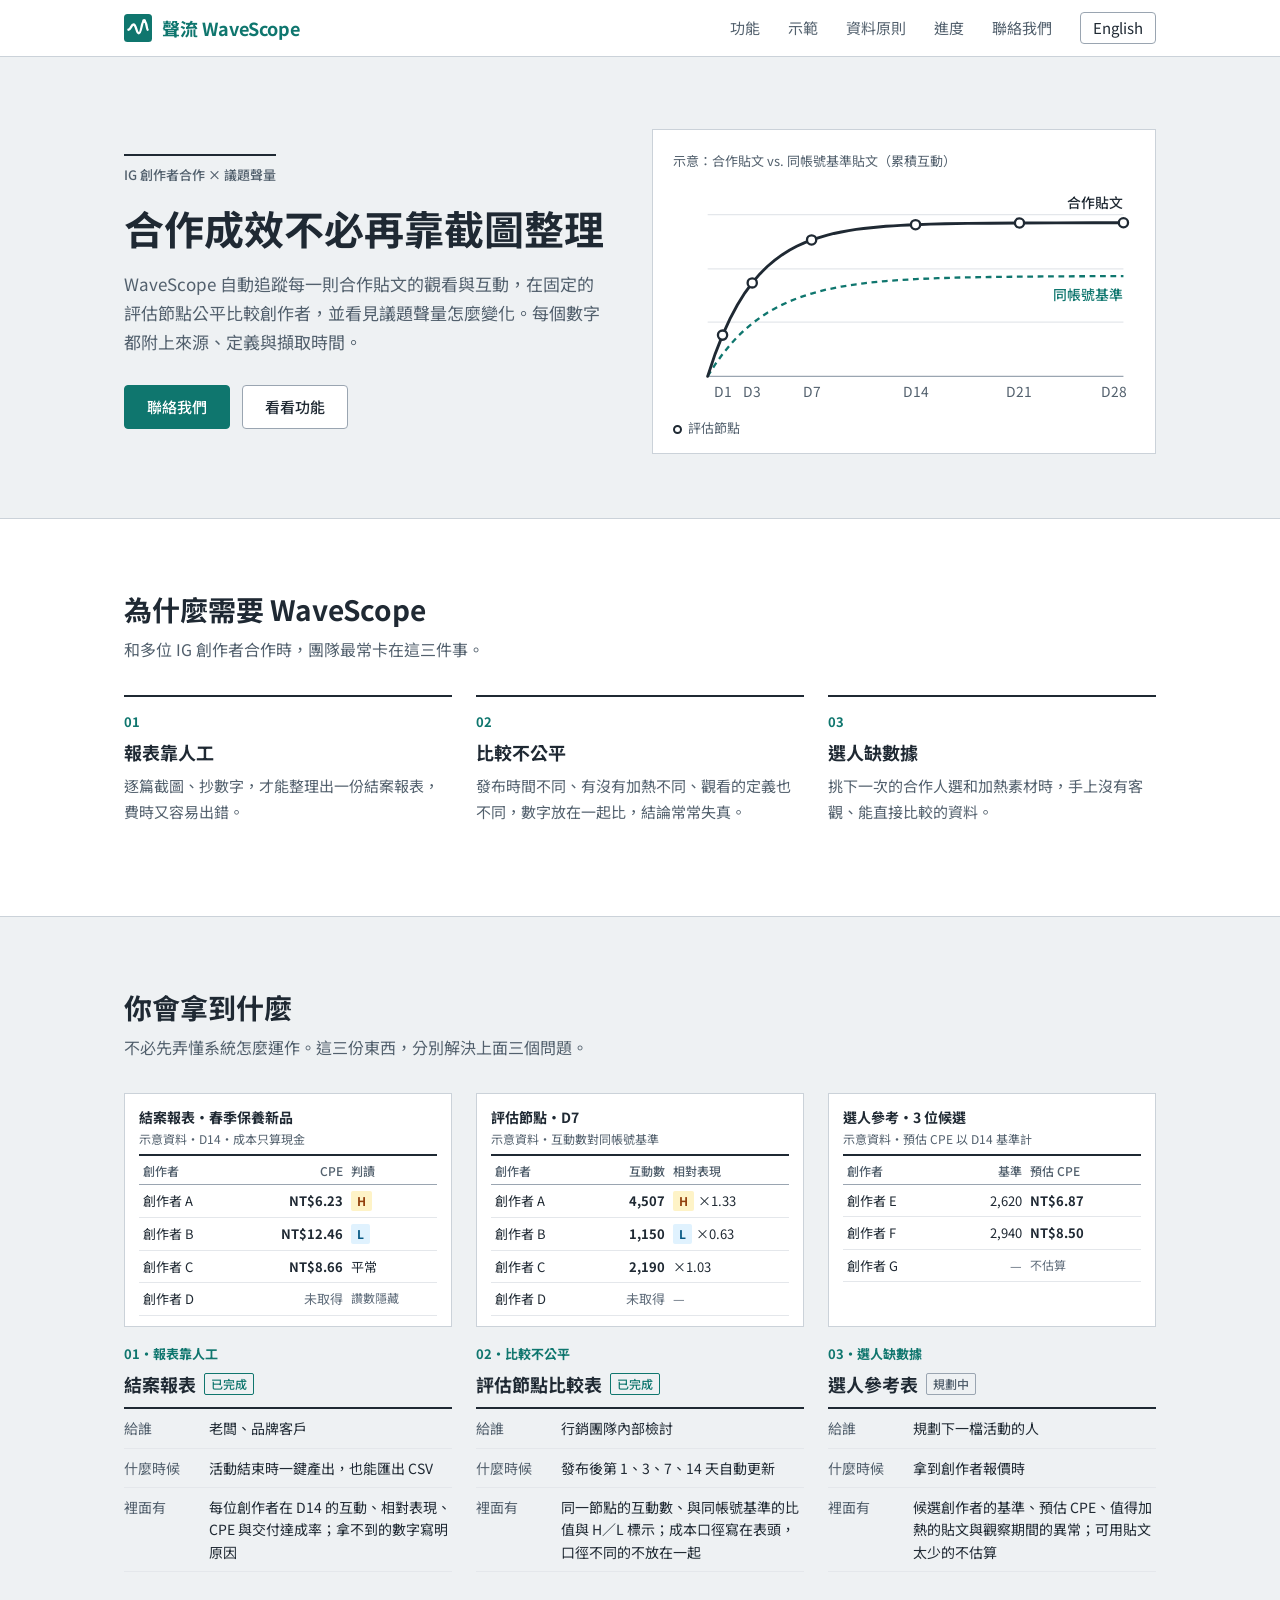
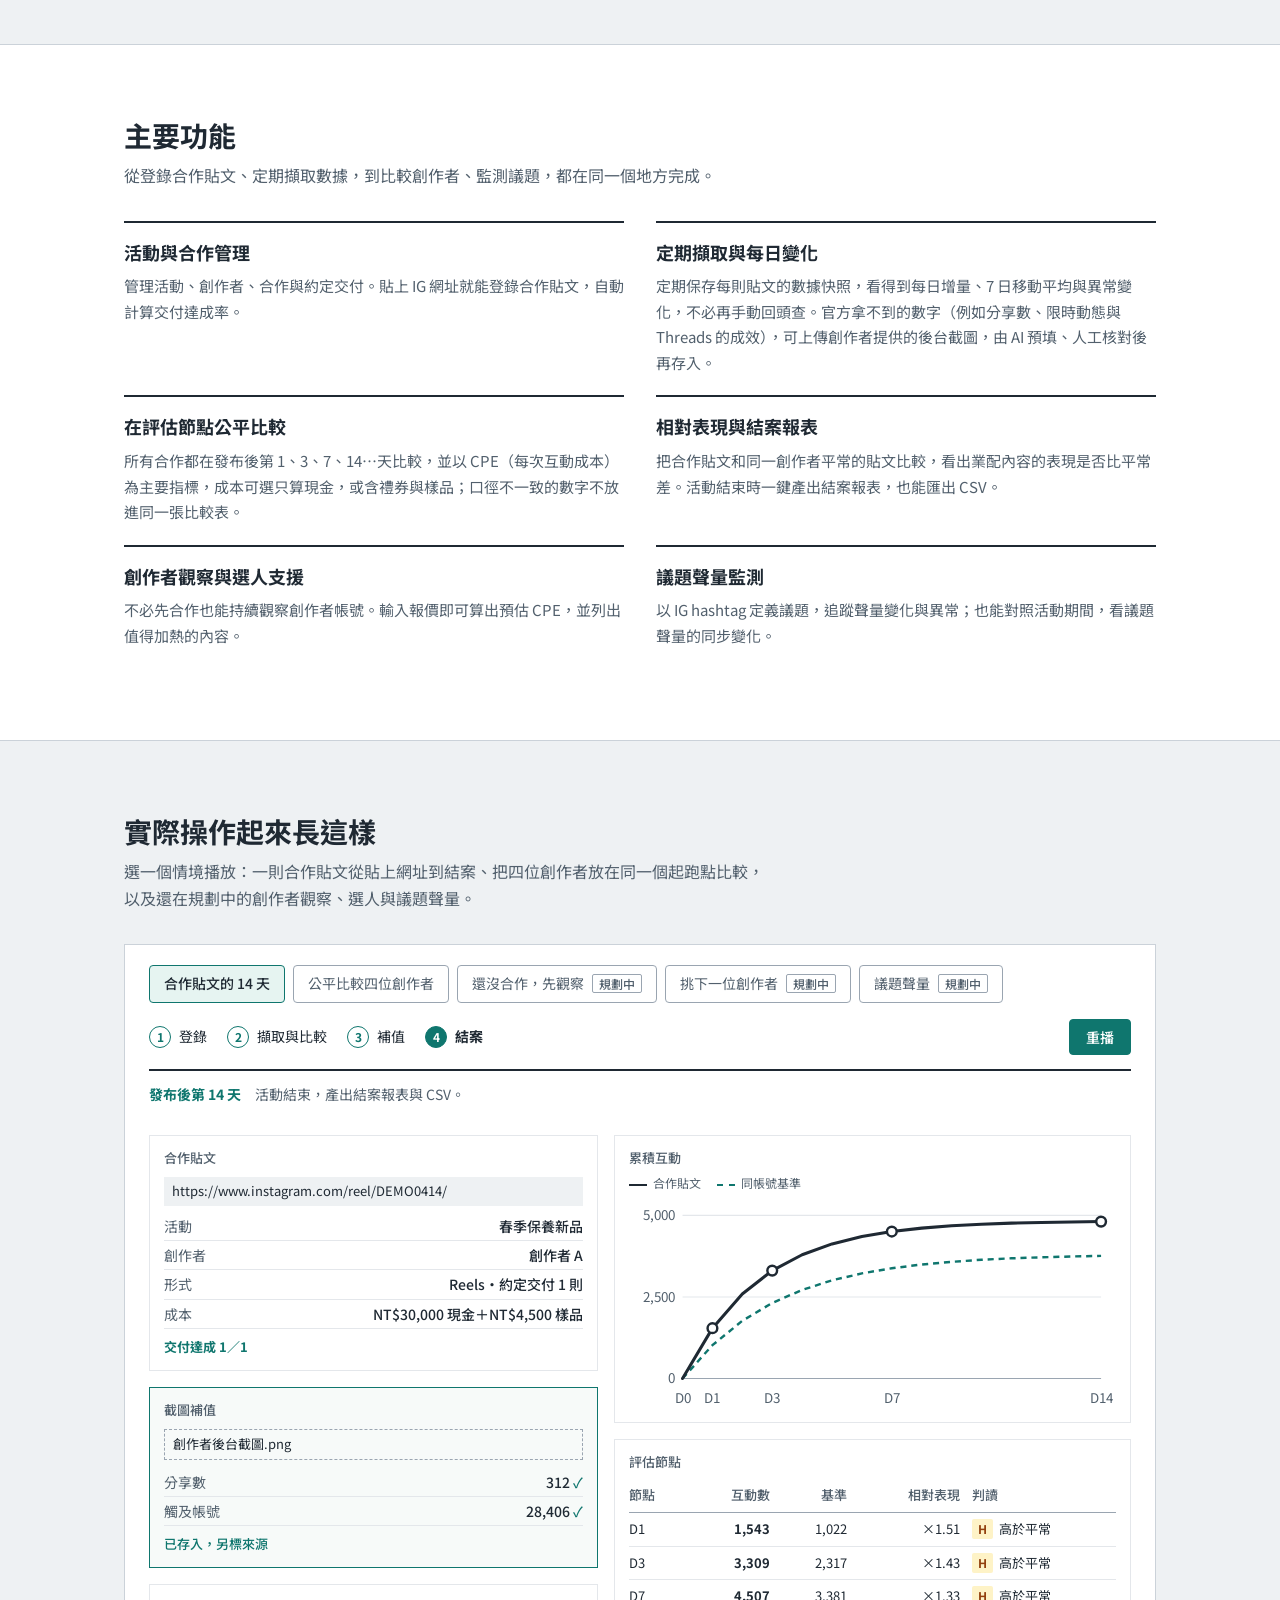
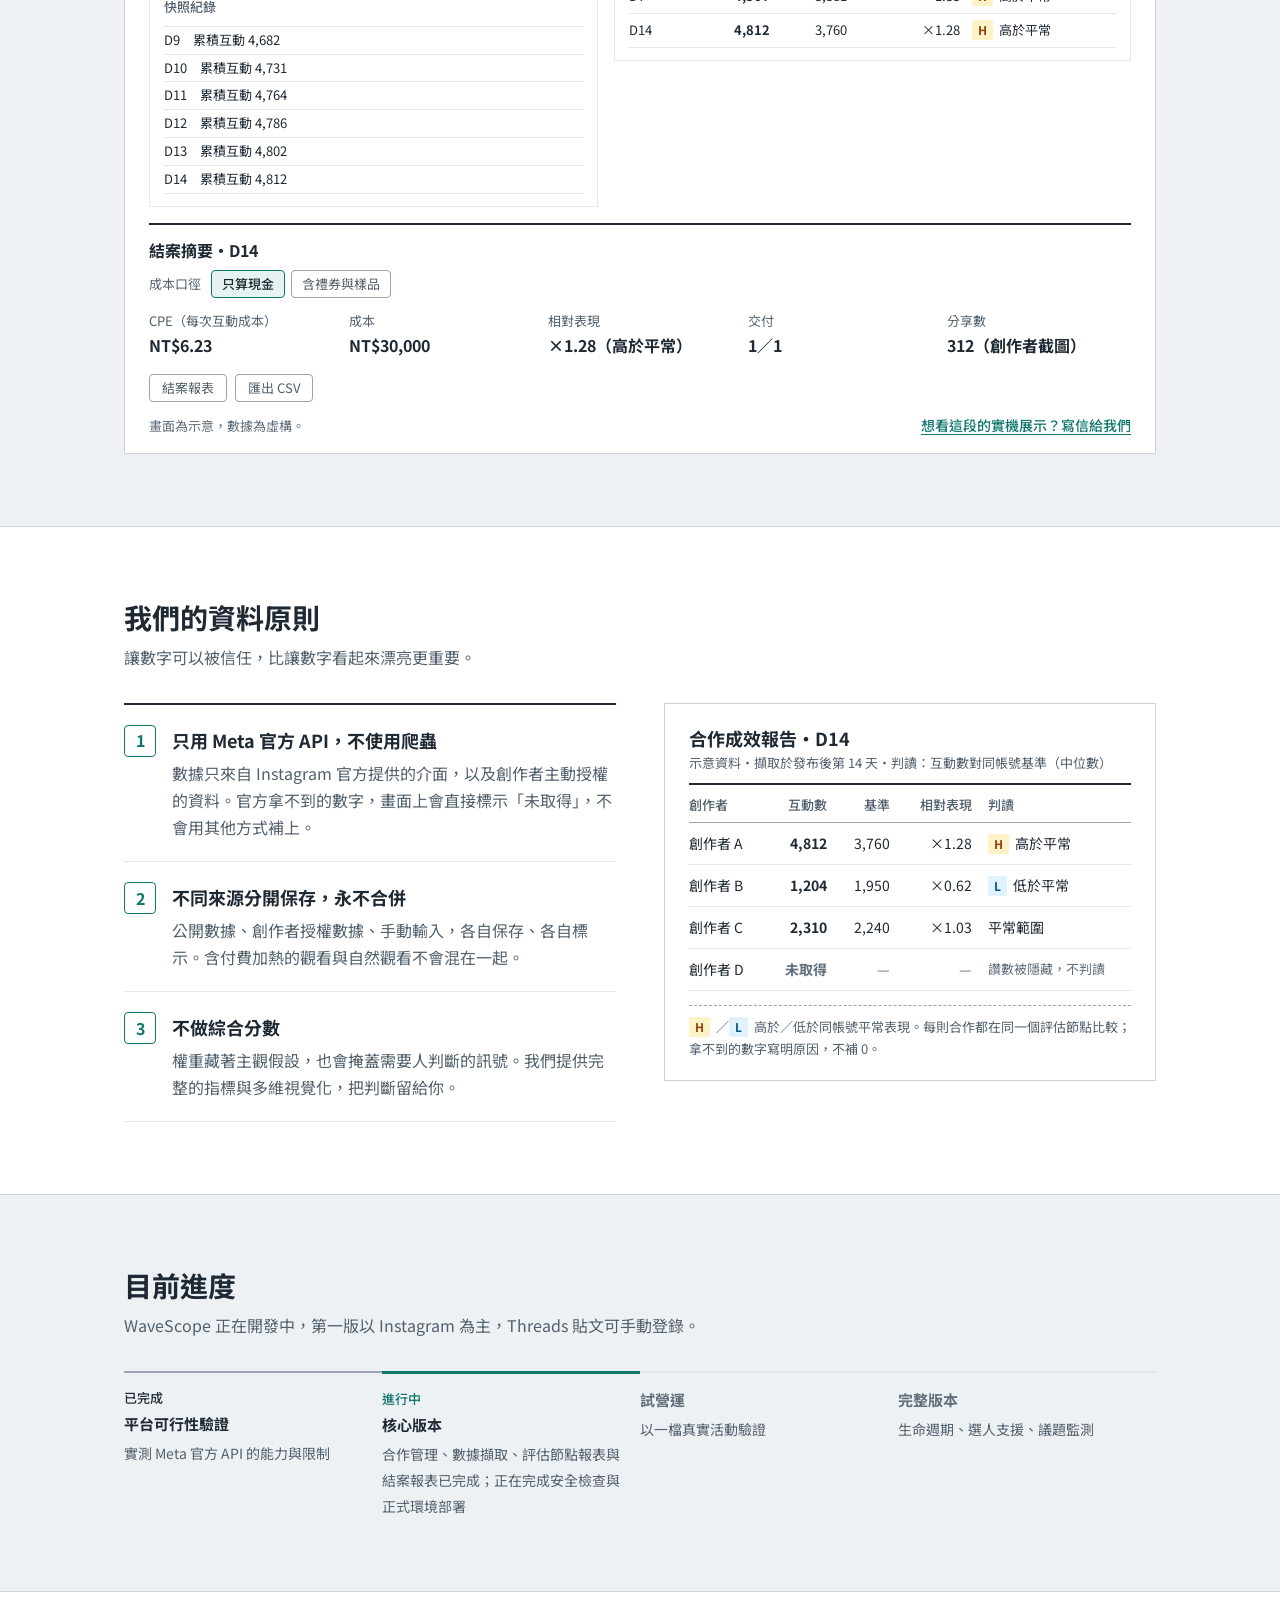
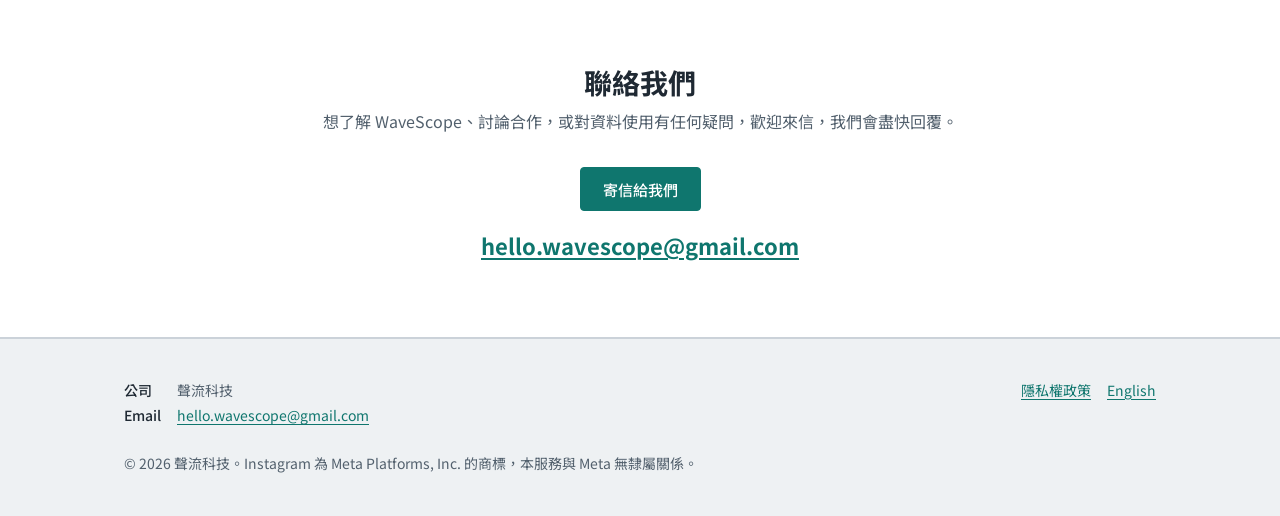
<file: index.html>
<!doctype html>
<html lang="zh-Hant-TW">
<head>
  <meta charset="utf-8">
  <meta name="viewport" content="width=device-width, initial-scale=1">
  <title>聲流 WaveScope｜IG 創作者合作成效與議題聲量監測</title>
  <meta name="description" content="WaveScope 用 Meta 官方 API 追蹤 IG 創作者合作貼文的成效、觀察創作者帳號，並監測議題聲量，取代人工截圖整理結案報表。">
  <link rel="alternate" hreflang="zh-Hant-TW" href="./">
  <link rel="alternate" hreflang="en" href="./en/">
  <link rel="icon" href="assets/logo.svg" type="image/svg+xml">
  <link rel="preconnect" href="https://fonts.googleapis.com">
  <link rel="preconnect" href="https://fonts.gstatic.com" crossorigin>
  <link href="https://fonts.googleapis.com/css2?family=Noto+Sans+TC:wght@400;500;700&display=swap" rel="stylesheet">
  <link rel="stylesheet" href="assets/style.css">
</head>
<body>
  <header class="site-header">
    <div class="wrap">
      <a class="brand" href="./">
        <img src="assets/logo.svg" alt="" width="28" height="28">
        聲流 WaveScope
      </a>
      <nav class="nav" aria-label="主選單">
        <a href="#features">功能</a>
        <a href="#demo">示範</a>
        <a href="#principles">資料原則</a>
        <a href="#status">進度</a>
        <a href="#contact">聯絡我們</a>
        <a class="lang" href="./en/" hreflang="en" lang="en">English</a>
      </nav>
    </div>
  </header>

  <main>
    <section class="hero">
      <div class="wrap">
        <div>
          <span class="eyebrow">IG 創作者合作 × 議題聲量</span>
          <h1>合作成效不必再靠截圖整理</h1>
          <p class="lead">WaveScope 自動追蹤每一則合作貼文的觀看與互動，在固定的評估節點公平比較創作者，並看見議題聲量怎麼變化。每個數字都附上來源、定義與擷取時間。</p>
          <a class="btn" href="#contact">聯絡我們</a>
          <a class="btn ghost" href="#features">看看功能</a>
        </div>
        <figure class="trend" aria-label="示意圖：合作貼文的累積互動高於同帳號基準貼文，並標出 D1 到 D28 的評估節點">
          <div class="label">示意：合作貼文 vs. 同帳號基準貼文（累積互動）</div>
          <svg viewBox="0 0 400 200" role="img" aria-hidden="true">
            <g class="grid" stroke-width="1">
              <line x1="30" y1="170" x2="390" y2="170" class="baseline"/>
              <line x1="30" y1="123" x2="390" y2="123"/>
              <line x1="30" y1="77" x2="390" y2="77"/>
              <line x1="30" y1="30" x2="390" y2="30"/>
            </g>
            <path class="base" fill="none" stroke-width="2" d="M30.0,170.0 L36.4,159.8 L42.9,150.8 L49.3,142.9 L55.7,135.8 L62.1,129.7 L68.6,124.2 L75.0,119.4 L81.4,115.1 L87.9,111.4 L94.3,108.1 L100.7,105.1 L107.1,102.6 L113.6,100.3 L120.0,98.3 L126.4,96.5 L132.9,94.9 L139.3,93.6 L145.7,92.3 L152.1,91.3 L158.6,90.3 L165.0,89.5 L171.4,88.7 L184.3,87.5 L197.1,86.6 L210.0,85.8 L229.3,85.0 L248.6,84.4 L274.3,84.0 L300.0,83.7 L332.1,83.4 L364.3,83.3 L390.0,83.3"/>
            <path class="curve" fill="none" stroke-width="2.5" stroke-linecap="round" d="M30.0,170.0 L36.4,150.8 L42.9,134.3 L49.3,120.2 L55.7,108.2 L62.1,97.9 L68.6,89.1 L75.0,81.5 L81.4,75.1 L87.9,69.6 L94.3,64.9 L100.7,60.8 L107.1,57.4 L113.6,54.4 L120.0,51.9 L126.4,49.8 L132.9,47.9 L139.3,46.3 L145.7,45.0 L152.1,43.8 L158.6,42.8 L165.0,42.0 L171.4,41.3 L177.9,40.7 L184.3,40.1 L190.7,39.7 L197.1,39.3 L203.6,39.0 L210.0,38.7 L222.9,38.2 L235.7,37.9 L255.0,37.6 L274.3,37.4 L300.0,37.2 L332.1,37.1 L364.3,37.0 L390.0,37.0"/>
            <g>
              <circle class="node" cx="42.9" cy="134.3" r="4"/>
              <circle class="node" cx="68.6" cy="89.1" r="4"/>
              <circle class="node" cx="120.0" cy="51.9" r="4"/>
              <circle class="node" cx="210.0" cy="38.7" r="4"/>
              <circle class="node" cx="300.0" cy="37.2" r="4"/>
              <circle class="node" cx="390.0" cy="37.0" r="4"/>
            </g>
            <text class="tag post" x="390" y="24" text-anchor="end">合作貼文</text>
            <text class="tag base" x="390" y="104" text-anchor="end">同帳號基準</text>
            <g class="axis" text-anchor="middle">
              <text x="42.9" y="188">D1</text>
              <text x="68.6" y="188">D3</text>
              <text x="120" y="188">D7</text>
              <text x="210" y="188">D14</text>
              <text x="300" y="188">D21</text>
              <text x="382" y="188">D28</text>
            </g>
          </svg>
          <figcaption class="legend"><span><i class="dot"></i>評估節點</span></figcaption>
        </figure>
      </div>
    </section>

    <section class="alt" id="problem">
      <div class="wrap">
        <h2>為什麼需要 WaveScope</h2>
        <p class="section-lead">和多位 IG 創作者合作時，團隊最常卡在這三件事。</p>
        <div class="grid-3">
          <div class="card">
            <span class="num">01</span>
            <h3>報表靠人工</h3>
            <p>逐篇截圖、抄數字，才能整理出一份結案報表，費時又容易出錯。</p>
          </div>
          <div class="card">
            <span class="num">02</span>
            <h3>比較不公平</h3>
            <p>發布時間不同、有沒有加熱不同、觀看的定義也不同，數字放在一起比，結論常常失真。</p>
          </div>
          <div class="card">
            <span class="num">03</span>
            <h3>選人缺數據</h3>
            <p>挑下一次的合作人選和加熱素材時，手上沒有客觀、能直接比較的資料。</p>
          </div>
        </div>
      </div>
    </section>

    <section id="deliverables">
      <div class="wrap">
        <h2>你會拿到什麼</h2>
        <p class="section-lead">不必先弄懂系統怎麼運作。這三份東西，分別解決上面三個問題。</p>
        <div class="grid-3 deliverables">
          <div class="deliv">
            <figure class="report mini" aria-label="示意結案報表：四位創作者在 D14 的 CPE 與判讀">
              <div class="report-head">
                <div class="title">結案報表・春季保養新品</div>
                <div class="sub">示意資料・D14・成本只算現金</div>
              </div>
              <table>
                <thead><tr><th scope="col">創作者</th><th scope="col">CPE</th><th scope="col">判讀</th></tr></thead>
                <tbody>
                  <tr><td>創作者 A</td><td class="val">NT$6.23</td><td><span class="flag h">H</span></td></tr>
                  <tr><td>創作者 B</td><td class="val">NT$12.46</td><td><span class="flag l">L</span></td></tr>
                  <tr><td>創作者 C</td><td class="val">NT$8.66</td><td>平常</td></tr>
                  <tr><td>創作者 D</td><td class="na">未取得</td><td class="reason">讚數隱藏</td></tr>
                </tbody>
              </table>
            </figure>
            <div class="deliv-body">
              <span class="num">01・報表靠人工</span>
              <h3>結案報表 <span class="state">已完成</span></h3>
              <dl>
                <div><dt>給誰</dt><dd>老闆、品牌客戶</dd></div>
                <div><dt>什麼時候</dt><dd>活動結束時一鍵產出，也能匯出 CSV</dd></div>
                <div><dt>裡面有</dt><dd>每位創作者在 D14 的互動、相對表現、CPE 與交付達成率；拿不到的數字寫明原因</dd></div>
              </dl>
            </div>
          </div>
          <div class="deliv">
            <figure class="report mini" aria-label="示意比較表：四位創作者在 D7 的互動數與相對表現">
              <div class="report-head">
                <div class="title">評估節點・D7</div>
                <div class="sub">示意資料・互動數對同帳號基準</div>
              </div>
              <table>
                <thead><tr><th scope="col">創作者</th><th scope="col">互動數</th><th scope="col">相對表現</th></tr></thead>
                <tbody>
                  <tr><td>創作者 A</td><td class="val">4,507</td><td><span class="flag h">H</span>×1.33</td></tr>
                  <tr><td>創作者 B</td><td class="val">1,150</td><td><span class="flag l">L</span>×0.63</td></tr>
                  <tr><td>創作者 C</td><td class="val">2,190</td><td>×1.03</td></tr>
                  <tr><td>創作者 D</td><td class="na">未取得</td><td class="na">—</td></tr>
                </tbody>
              </table>
            </figure>
            <div class="deliv-body">
              <span class="num">02・比較不公平</span>
              <h3>評估節點比較表 <span class="state">已完成</span></h3>
              <dl>
                <div><dt>給誰</dt><dd>行銷團隊內部檢討</dd></div>
                <div><dt>什麼時候</dt><dd>發布後第 1、3、7、14 天自動更新</dd></div>
                <div><dt>裡面有</dt><dd>同一節點的互動數、與同帳號基準的比值與 H／L 標示；成本口徑寫在表頭，口徑不同的不放在一起</dd></div>
              </dl>
            </div>
          </div>
          <div class="deliv">
            <figure class="report mini" aria-label="示意選人參考表：三位候選創作者的基準與預估 CPE">
              <div class="report-head">
                <div class="title">選人參考・3 位候選</div>
                <div class="sub">示意資料・預估 CPE 以 D14 基準計</div>
              </div>
              <table>
                <thead><tr><th scope="col">創作者</th><th scope="col">基準</th><th scope="col">預估 CPE</th></tr></thead>
                <tbody>
                  <tr><td>創作者 E</td><td>2,620</td><td class="val">NT$6.87</td></tr>
                  <tr><td>創作者 F</td><td>2,940</td><td class="val">NT$8.50</td></tr>
                  <tr><td>創作者 G</td><td class="na">—</td><td class="reason">不估算</td></tr>
                </tbody>
              </table>
            </figure>
            <div class="deliv-body">
              <span class="num">03・選人缺數據</span>
              <h3>選人參考表 <span class="state planned">規劃中</span></h3>
              <dl>
                <div><dt>給誰</dt><dd>規劃下一檔活動的人</dd></div>
                <div><dt>什麼時候</dt><dd>拿到創作者報價時</dd></div>
                <div><dt>裡面有</dt><dd>候選創作者的基準、預估 CPE、值得加熱的貼文與觀察期間的異常；可用貼文太少的不估算</dd></div>
              </dl>
            </div>
          </div>
        </div>
      </div>
    </section>

    <section class="alt" id="features">
      <div class="wrap">
        <h2>主要功能</h2>
        <p class="section-lead">從登錄合作貼文、定期擷取數據，到比較創作者、監測議題，都在同一個地方完成。</p>
        <div class="grid-2">
          <div class="card">
            <h3>活動與合作管理</h3>
            <p>管理活動、創作者、合作與約定交付。貼上 IG 網址就能登錄合作貼文，自動計算交付達成率。</p>
          </div>
          <div class="card">
            <h3>定期擷取與每日變化</h3>
            <p>定期保存每則貼文的數據快照，看得到每日增量、7 日移動平均與異常變化，不必再手動回頭查。官方拿不到的數字（例如分享數、限時動態與 Threads 的成效），可上傳創作者提供的後台截圖，由 AI 預填、人工核對後再存入。</p>
          </div>
          <div class="card">
            <h3>在評估節點公平比較</h3>
            <p>所有合作都在發布後第 1、3、7、14…天比較，並以 CPE（每次互動成本）為主要指標，成本可選只算現金，或含禮券與樣品；口徑不一致的數字不放進同一張比較表。</p>
          </div>
          <div class="card">
            <h3>相對表現與結案報表</h3>
            <p>把合作貼文和同一創作者平常的貼文比較，看出業配內容的表現是否比平常差。活動結束時一鍵產出結案報表，也能匯出 CSV。</p>
          </div>
          <div class="card">
            <h3>創作者觀察與選人支援</h3>
            <p>不必先合作也能持續觀察創作者帳號。輸入報價即可算出預估 CPE，並列出值得加熱的內容。</p>
          </div>
          <div class="card">
            <h3>議題聲量監測</h3>
            <p>以 IG hashtag 定義議題，追蹤聲量變化與異常；也能對照活動期間，看議題聲量的同步變化。</p>
          </div>
        </div>
      </div>
    </section>

    <section id="demo">
      <div class="wrap">
        <h2>實際操作起來長這樣</h2>
        <p class="section-lead">選一個情境播放：一則合作貼文從貼上網址到結案、把四位創作者放在同一個起跑點比較，以及還在規劃中的創作者觀察、選人與議題聲量。</p>
        <div class="demo" id="wsDemo" role="region" aria-label="合作貼文生命週期示範">
          <noscript><p class="demo-note">這段示範需要啟用 JavaScript。</p></noscript>
        </div>
      </div>
    </section>

    <section class="alt" id="principles">
      <div class="wrap">
        <h2>我們的資料原則</h2>
        <p class="section-lead">讓數字可以被信任，比讓數字看起來漂亮更重要。</p>
        <div class="principles-layout">
          <ul class="principles">
            <li>
              <span class="icon" aria-hidden="true">1</span>
              <div>
                <h3>只用 Meta 官方 API，不使用爬蟲</h3>
                <p>數據只來自 Instagram 官方提供的介面，以及創作者主動授權的資料。官方拿不到的數字，畫面上會直接標示「未取得」，不會用其他方式補上。</p>
              </div>
            </li>
            <li>
              <span class="icon" aria-hidden="true">2</span>
              <div>
                <h3>不同來源分開保存，永不合併</h3>
                <p>公開數據、創作者授權數據、手動輸入，各自保存、各自標示。含付費加熱的觀看與自然觀看不會混在一起。</p>
              </div>
            </li>
            <li>
              <span class="icon" aria-hidden="true">3</span>
              <div>
                <h3>不做綜合分數</h3>
                <p>權重藏著主觀假設，也會掩蓋需要人判斷的訊號。我們提供完整的指標與多維視覺化，把判斷留給你。</p>
              </div>
            </li>
          </ul>
          <figure class="report" aria-label="示意報告單：四位創作者的合作貼文在 D14 的互動數，與同帳號基準比較後的判讀">
            <div class="report-head">
              <div class="title">合作成效報告・D14</div>
              <div class="sub">示意資料・擷取於發布後第 14 天・判讀：互動數對同帳號基準（中位數）</div>
            </div>
            <table>
              <thead>
                <tr><th scope="col">創作者</th><th scope="col">互動數</th><th scope="col" class="col-base">基準</th><th scope="col">相對表現</th><th scope="col">判讀</th></tr>
              </thead>
              <tbody>
                <tr><td>創作者 A</td><td class="val">4,812</td><td class="col-base">3,760</td><td>×1.28</td><td><span class="flag h">H</span><span class="flag-text">高於平常</span></td></tr>
                <tr><td>創作者 B</td><td class="val">1,204</td><td class="col-base">1,950</td><td>×0.62</td><td><span class="flag l">L</span><span class="flag-text">低於平常</span></td></tr>
                <tr><td>創作者 C</td><td class="val">2,310</td><td class="col-base">2,240</td><td>×1.03</td><td>平常範圍</td></tr>
                <tr><td>創作者 D</td><td class="val na">未取得</td><td class="col-base na">—</td><td class="na">—</td><td class="reason">讚數被隱藏，不判讀</td></tr>
              </tbody>
            </table>
            <figcaption><span class="flag h">H</span>／<span class="flag l">L</span>高於／低於同帳號平常表現。每則合作都在同一個評估節點比較；拿不到的數字寫明原因，不補 0。</figcaption>
          </figure>
        </div>
      </div>
    </section>

    <section id="status">
      <div class="wrap">
        <h2>目前進度</h2>
        <p class="section-lead">WaveScope 正在開發中，第一版以 Instagram 為主，Threads 貼文可手動登錄。</p>
        <ol class="status">
          <li class="done"><em>已完成</em><strong>平台可行性驗證</strong><span>實測 Meta 官方 API 的能力與限制</span></li>
          <li class="now"><em>進行中</em><strong>核心版本</strong><span>合作管理、數據擷取、評估節點報表與結案報表已完成；正在完成安全檢查與正式環境部署</span></li>
          <li><strong>試營運</strong><span>以一檔真實活動驗證</span></li>
          <li><strong>完整版本</strong><span>生命週期、選人支援、議題監測</span></li>
        </ol>
      </div>
    </section>

    <section class="alt contact" id="contact">
      <div class="wrap">
        <h2>聯絡我們</h2>
        <p class="section-lead">想了解 WaveScope、討論合作，或對資料使用有任何疑問，歡迎來信，我們會盡快回覆。</p>
        <a class="btn" href="mailto:hello.wavescope@gmail.com?subject=%E8%A9%A2%E5%95%8F%20WaveScope">寄信給我們</a>
        <div><a class="email" href="mailto:hello.wavescope@gmail.com">hello.wavescope@gmail.com</a></div>
      </div>
    </section>
  </main>

  <footer class="site-footer">
    <div class="wrap">
      <dl>
        <dt>公司</dt><dd>聲流科技</dd>
        <dt>Email</dt><dd><a href="mailto:hello.wavescope@gmail.com">hello.wavescope@gmail.com</a></dd>
      </dl>
      <nav aria-label="頁尾">
        <a href="privacy.html">隱私權政策</a>
        <a href="./en/" hreflang="en" lang="en">English</a>
      </nav>
    </div>
    <div class="wrap" style="margin-top:24px">© 2026 聲流科技。Instagram 為 Meta Platforms, Inc. 的商標，本服務與 Meta 無隸屬關係。</div>
  </footer>
  <script src="assets/demo-data.js"></script>
  <script src="assets/demo.js"></script>
</body>
</html>
</file>
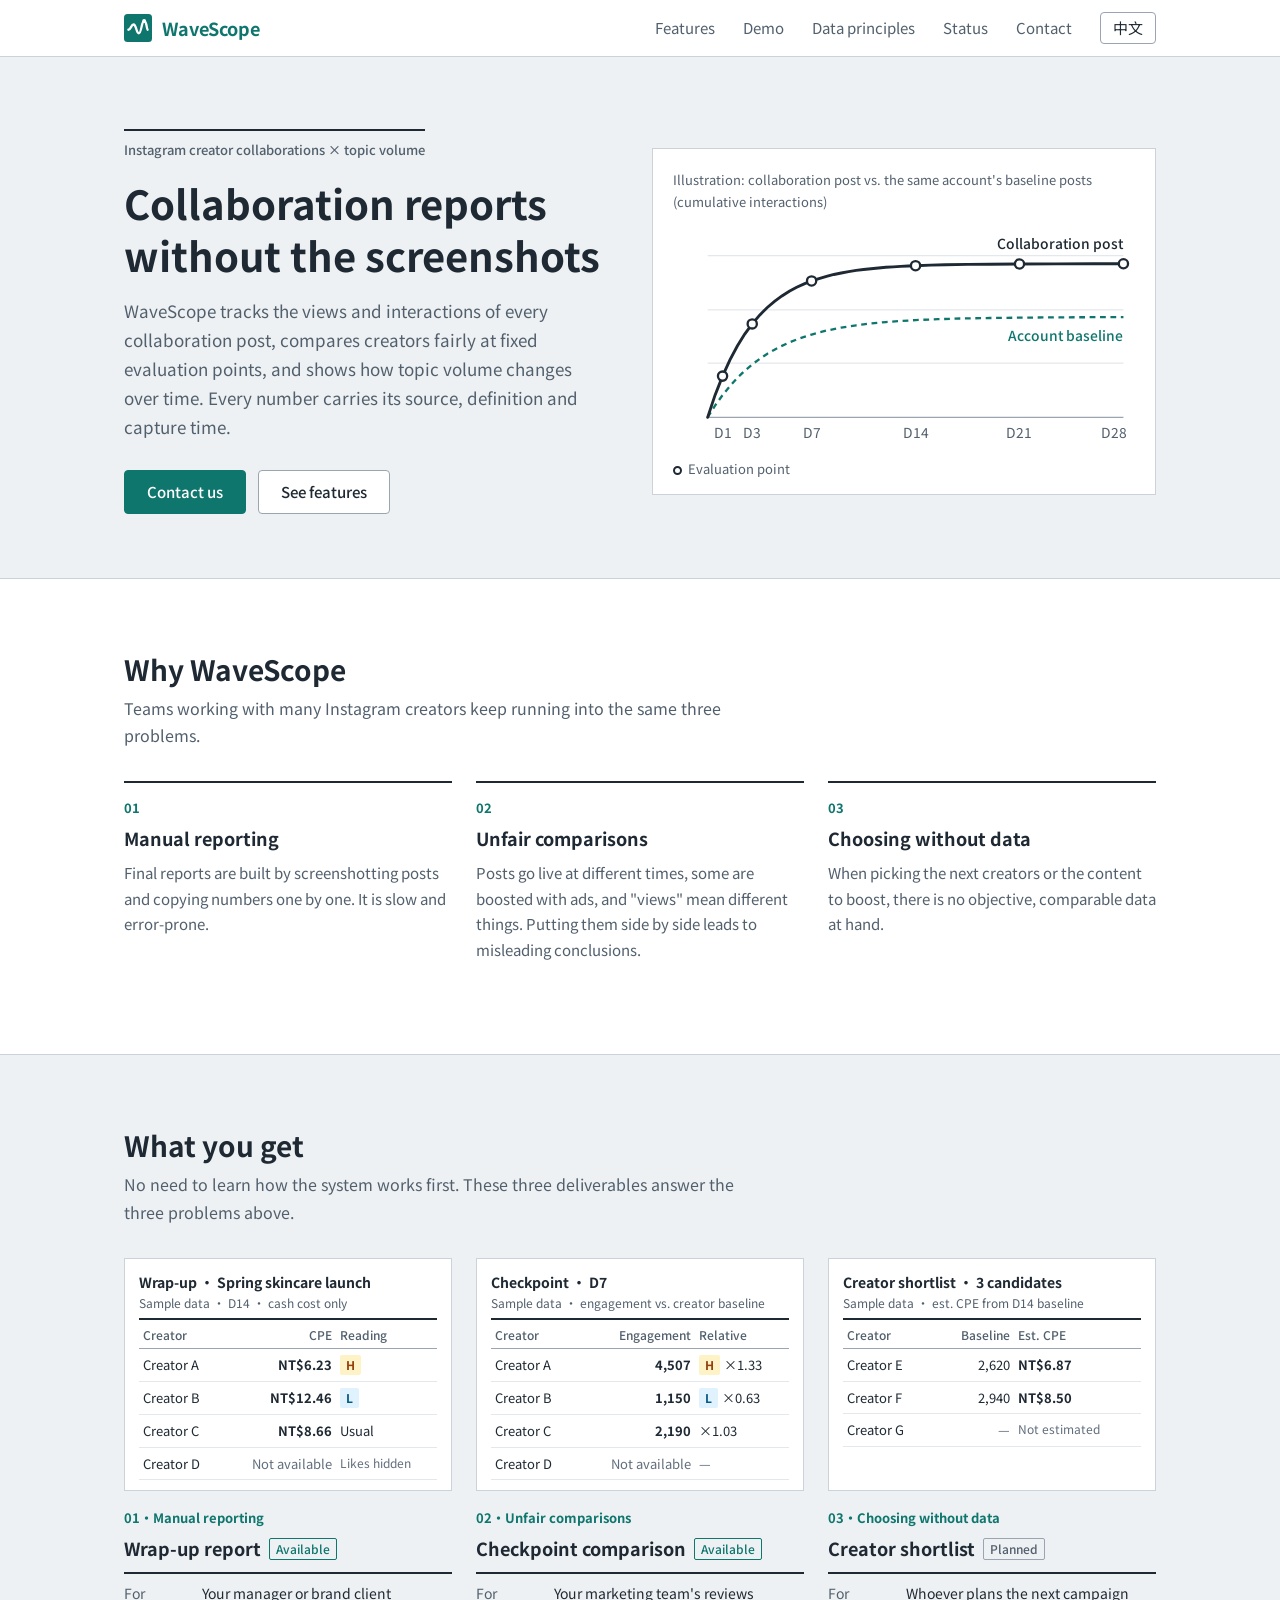
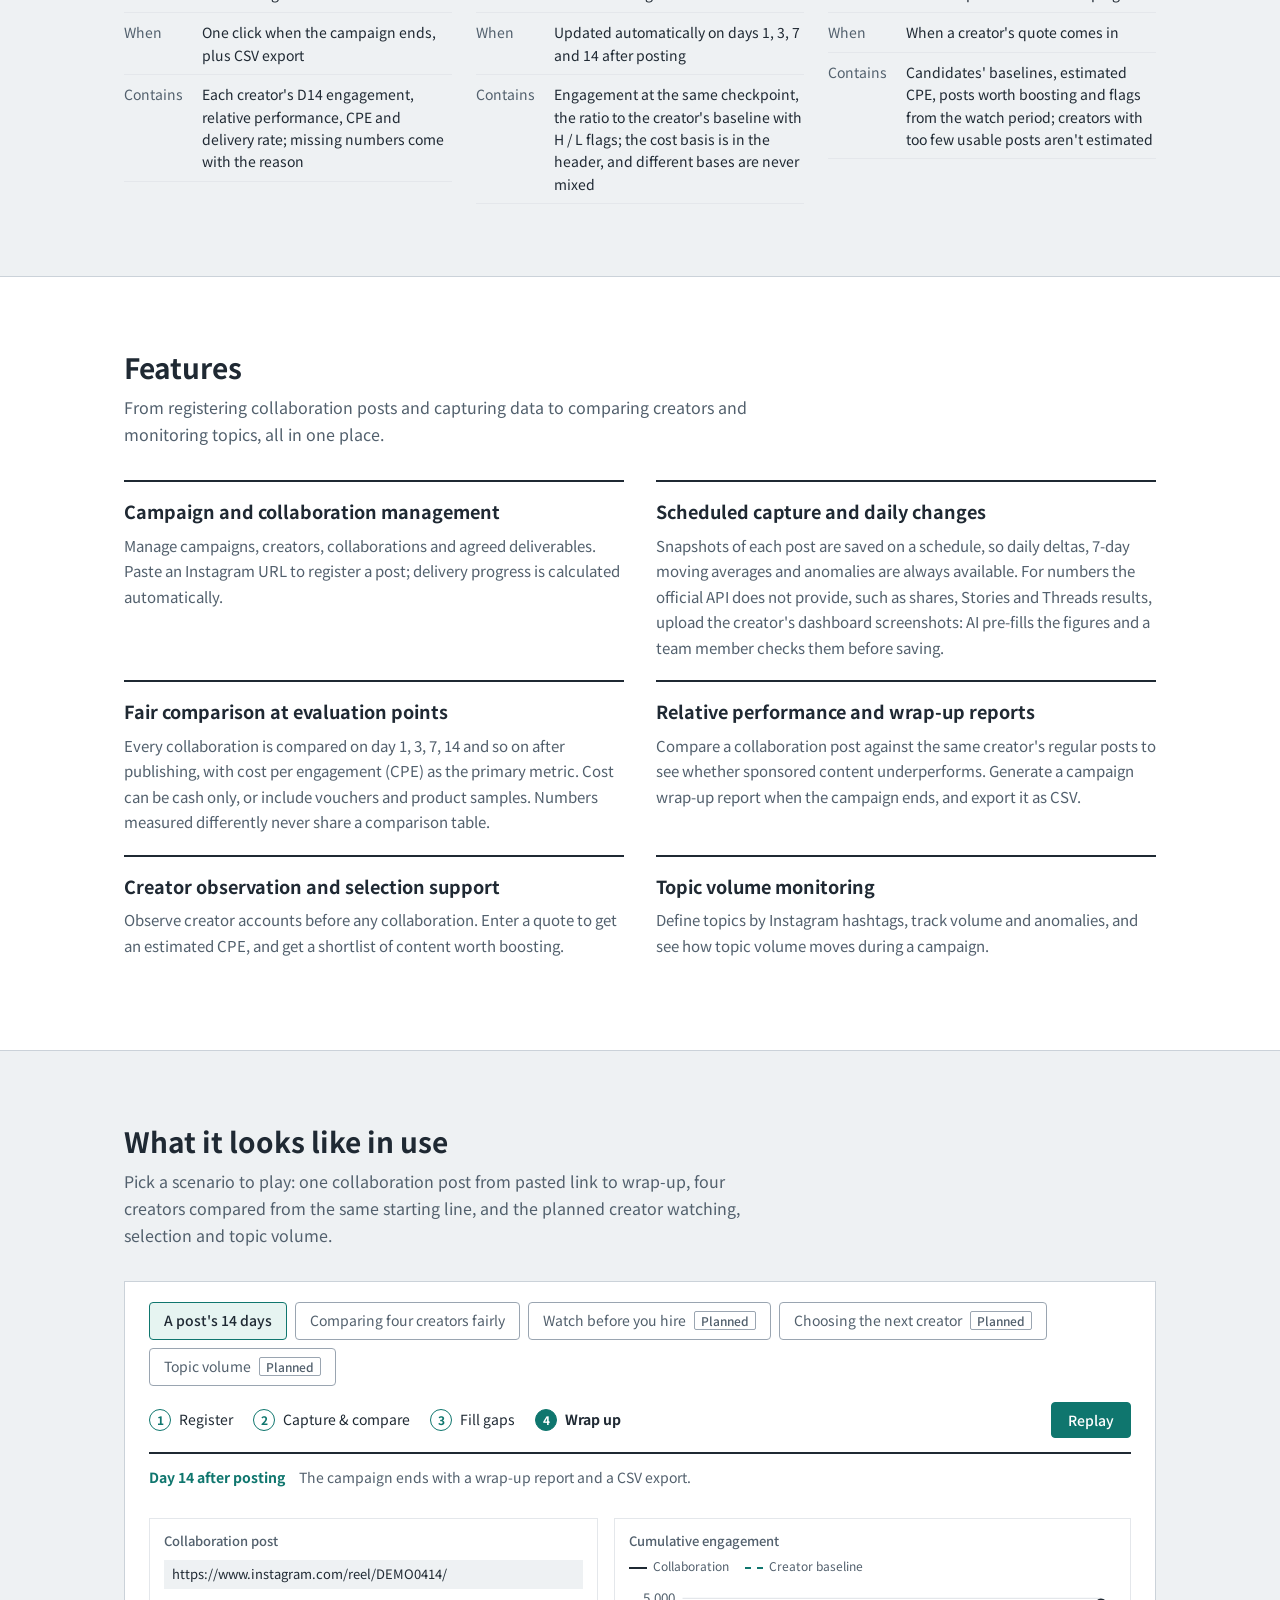
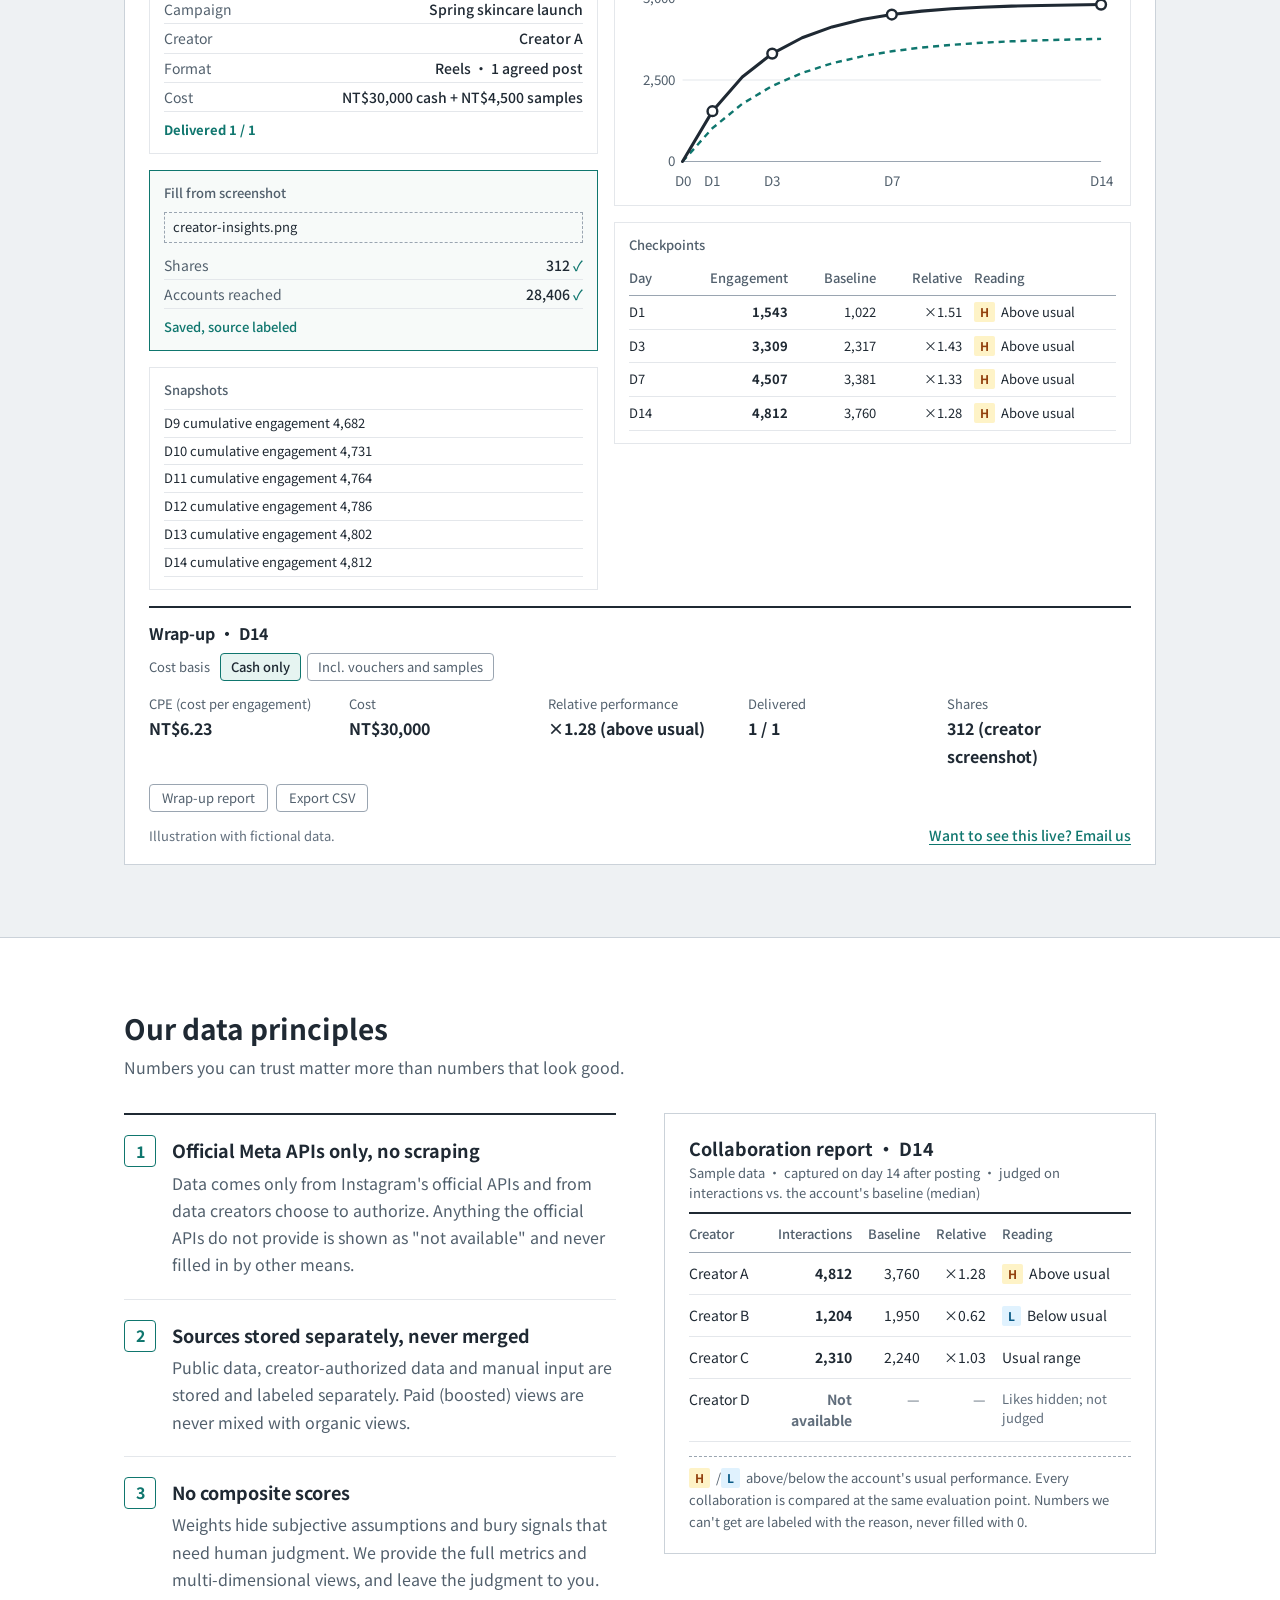
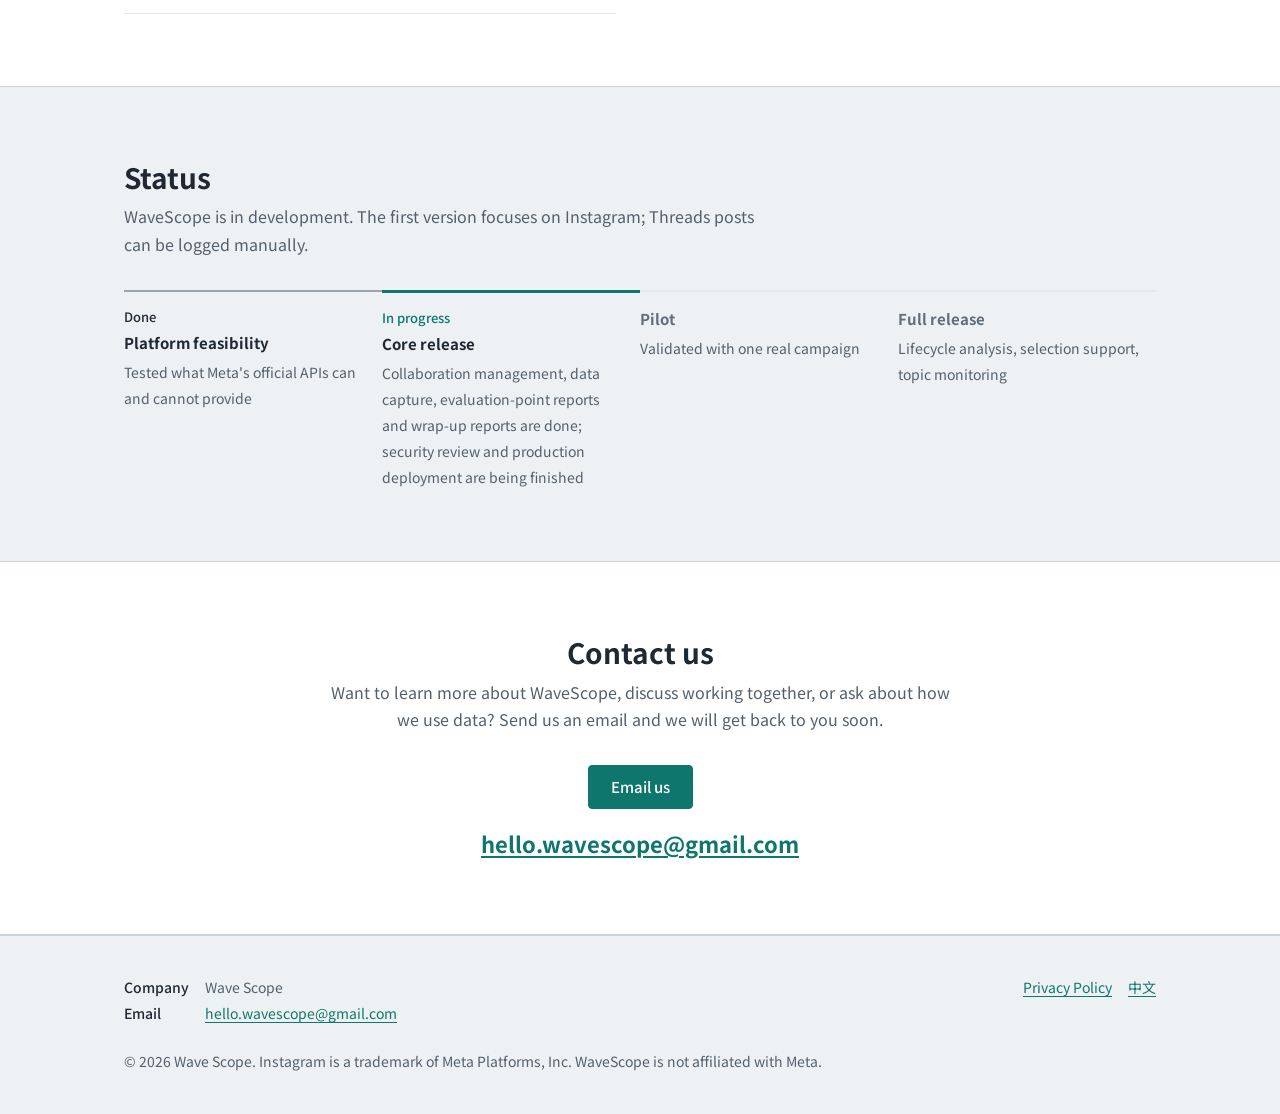
<file: en/index.html>
<!doctype html>
<html lang="en">
<head>
  <meta charset="utf-8">
  <meta name="viewport" content="width=device-width, initial-scale=1">
  <title>WaveScope | Instagram Creator Collaboration Analytics</title>
  <meta name="description" content="WaveScope uses the official Meta APIs to track the performance of Instagram creator collaborations, observe creator accounts, and monitor hashtag topic volume.">
  <link rel="alternate" hreflang="zh-Hant-TW" href="../">
  <link rel="alternate" hreflang="en" href="./">
  <link rel="icon" href="../assets/logo.svg" type="image/svg+xml">
  <link rel="preconnect" href="https://fonts.googleapis.com">
  <link rel="preconnect" href="https://fonts.gstatic.com" crossorigin>
  <link href="https://fonts.googleapis.com/css2?family=Noto+Sans+TC:wght@400;500;700&display=swap" rel="stylesheet">
  <link rel="stylesheet" href="../assets/style.css">
</head>
<body>
  <header class="site-header">
    <div class="wrap">
      <a class="brand" href="./">
        <img src="../assets/logo.svg" alt="" width="28" height="28">
        WaveScope
      </a>
      <nav class="nav" aria-label="Main">
        <a href="#features">Features</a>
        <a href="#demo">Demo</a>
        <a href="#principles">Data principles</a>
        <a href="#status">Status</a>
        <a href="#contact">Contact</a>
        <a class="lang" href="../" hreflang="zh-Hant-TW" lang="zh-Hant-TW">中文</a>
      </nav>
    </div>
  </header>

  <main>
    <section class="hero">
      <div class="wrap">
        <div>
          <span class="eyebrow">Instagram creator collaborations × topic volume</span>
          <h1>Collaboration reports without the screenshots</h1>
          <p class="lead">WaveScope tracks the views and interactions of every collaboration post, compares creators fairly at fixed evaluation points, and shows how topic volume changes over time. Every number carries its source, definition and capture time.</p>
          <a class="btn" href="#contact">Contact us</a>
          <a class="btn ghost" href="#features">See features</a>
        </div>
        <figure class="trend" aria-label="Illustration: cumulative interactions of a collaboration post running above the same account's baseline posts, with evaluation points D1 to D28">
          <div class="label">Illustration: collaboration post vs. the same account's baseline posts (cumulative interactions)</div>
          <svg viewBox="0 0 400 200" role="img" aria-hidden="true">
            <g class="grid" stroke-width="1">
              <line x1="30" y1="170" x2="390" y2="170" class="baseline"/>
              <line x1="30" y1="123" x2="390" y2="123"/>
              <line x1="30" y1="77" x2="390" y2="77"/>
              <line x1="30" y1="30" x2="390" y2="30"/>
            </g>
            <path class="base" fill="none" stroke-width="2" d="M30.0,170.0 L36.4,159.8 L42.9,150.8 L49.3,142.9 L55.7,135.8 L62.1,129.7 L68.6,124.2 L75.0,119.4 L81.4,115.1 L87.9,111.4 L94.3,108.1 L100.7,105.1 L107.1,102.6 L113.6,100.3 L120.0,98.3 L126.4,96.5 L132.9,94.9 L139.3,93.6 L145.7,92.3 L152.1,91.3 L158.6,90.3 L165.0,89.5 L171.4,88.7 L184.3,87.5 L197.1,86.6 L210.0,85.8 L229.3,85.0 L248.6,84.4 L274.3,84.0 L300.0,83.7 L332.1,83.4 L364.3,83.3 L390.0,83.3"/>
            <path class="curve" fill="none" stroke-width="2.5" stroke-linecap="round" d="M30.0,170.0 L36.4,150.8 L42.9,134.3 L49.3,120.2 L55.7,108.2 L62.1,97.9 L68.6,89.1 L75.0,81.5 L81.4,75.1 L87.9,69.6 L94.3,64.9 L100.7,60.8 L107.1,57.4 L113.6,54.4 L120.0,51.9 L126.4,49.8 L132.9,47.9 L139.3,46.3 L145.7,45.0 L152.1,43.8 L158.6,42.8 L165.0,42.0 L171.4,41.3 L177.9,40.7 L184.3,40.1 L190.7,39.7 L197.1,39.3 L203.6,39.0 L210.0,38.7 L222.9,38.2 L235.7,37.9 L255.0,37.6 L274.3,37.4 L300.0,37.2 L332.1,37.1 L364.3,37.0 L390.0,37.0"/>
            <g>
              <circle class="node" cx="42.9" cy="134.3" r="4"/>
              <circle class="node" cx="68.6" cy="89.1" r="4"/>
              <circle class="node" cx="120.0" cy="51.9" r="4"/>
              <circle class="node" cx="210.0" cy="38.7" r="4"/>
              <circle class="node" cx="300.0" cy="37.2" r="4"/>
              <circle class="node" cx="390.0" cy="37.0" r="4"/>
            </g>
            <text class="tag post" x="390" y="24" text-anchor="end">Collaboration post</text>
            <text class="tag base" x="390" y="104" text-anchor="end">Account baseline</text>
            <g class="axis" text-anchor="middle">
              <text x="42.9" y="188">D1</text>
              <text x="68.6" y="188">D3</text>
              <text x="120" y="188">D7</text>
              <text x="210" y="188">D14</text>
              <text x="300" y="188">D21</text>
              <text x="382" y="188">D28</text>
            </g>
          </svg>
          <figcaption class="legend"><span><i class="dot"></i>Evaluation point</span></figcaption>
        </figure>
      </div>
    </section>

    <section class="alt" id="problem">
      <div class="wrap">
        <h2>Why WaveScope</h2>
        <p class="section-lead">Teams working with many Instagram creators keep running into the same three problems.</p>
        <div class="grid-3">
          <div class="card">
            <span class="num">01</span>
            <h3>Manual reporting</h3>
            <p>Final reports are built by screenshotting posts and copying numbers one by one. It is slow and error-prone.</p>
          </div>
          <div class="card">
            <span class="num">02</span>
            <h3>Unfair comparisons</h3>
            <p>Posts go live at different times, some are boosted with ads, and "views" mean different things. Putting them side by side leads to misleading conclusions.</p>
          </div>
          <div class="card">
            <span class="num">03</span>
            <h3>Choosing without data</h3>
            <p>When picking the next creators or the content to boost, there is no objective, comparable data at hand.</p>
          </div>
        </div>
      </div>
    </section>

    <section id="deliverables">
      <div class="wrap">
        <h2>What you get</h2>
        <p class="section-lead">No need to learn how the system works first. These three deliverables answer the three problems above.</p>
        <div class="grid-3 deliverables">
          <div class="deliv">
            <figure class="report mini" aria-label="Sample wrap-up report: CPE and reading for four creators at D14">
              <div class="report-head">
                <div class="title">Wrap-up · Spring skincare launch</div>
                <div class="sub">Sample data · D14 · cash cost only</div>
              </div>
              <table>
                <thead><tr><th scope="col">Creator</th><th scope="col">CPE</th><th scope="col">Reading</th></tr></thead>
                <tbody>
                  <tr><td>Creator A</td><td class="val">NT$6.23</td><td><span class="flag h">H</span></td></tr>
                  <tr><td>Creator B</td><td class="val">NT$12.46</td><td><span class="flag l">L</span></td></tr>
                  <tr><td>Creator C</td><td class="val">NT$8.66</td><td>Usual</td></tr>
                  <tr><td>Creator D</td><td class="na">Not available</td><td class="reason">Likes hidden</td></tr>
                </tbody>
              </table>
            </figure>
            <div class="deliv-body">
              <span class="num">01・Manual reporting</span>
              <h3>Wrap-up report <span class="state">Available</span></h3>
              <dl>
                <div><dt>For</dt><dd>Your manager or brand client</dd></div>
                <div><dt>When</dt><dd>One click when the campaign ends, plus CSV export</dd></div>
                <div><dt>Contains</dt><dd>Each creator's D14 engagement, relative performance, CPE and delivery rate; missing numbers come with the reason</dd></div>
              </dl>
            </div>
          </div>
          <div class="deliv">
            <figure class="report mini" aria-label="Sample comparison: engagement and relative performance for four creators at D7">
              <div class="report-head">
                <div class="title">Checkpoint · D7</div>
                <div class="sub">Sample data · engagement vs. creator baseline</div>
              </div>
              <table>
                <thead><tr><th scope="col">Creator</th><th scope="col">Engagement</th><th scope="col">Relative</th></tr></thead>
                <tbody>
                  <tr><td>Creator A</td><td class="val">4,507</td><td><span class="flag h">H</span>×1.33</td></tr>
                  <tr><td>Creator B</td><td class="val">1,150</td><td><span class="flag l">L</span>×0.63</td></tr>
                  <tr><td>Creator C</td><td class="val">2,190</td><td>×1.03</td></tr>
                  <tr><td>Creator D</td><td class="na">Not available</td><td class="na">—</td></tr>
                </tbody>
              </table>
            </figure>
            <div class="deliv-body">
              <span class="num">02・Unfair comparisons</span>
              <h3>Checkpoint comparison <span class="state">Available</span></h3>
              <dl>
                <div><dt>For</dt><dd>Your marketing team's reviews</dd></div>
                <div><dt>When</dt><dd>Updated automatically on days 1, 3, 7 and 14 after posting</dd></div>
                <div><dt>Contains</dt><dd>Engagement at the same checkpoint, the ratio to the creator's baseline with H / L flags; the cost basis is in the header, and different bases are never mixed</dd></div>
              </dl>
            </div>
          </div>
          <div class="deliv">
            <figure class="report mini" aria-label="Sample shortlist: baseline and estimated CPE for three candidate creators">
              <div class="report-head">
                <div class="title">Creator shortlist · 3 candidates</div>
                <div class="sub">Sample data · est. CPE from D14 baseline</div>
              </div>
              <table>
                <thead><tr><th scope="col">Creator</th><th scope="col">Baseline</th><th scope="col">Est. CPE</th></tr></thead>
                <tbody>
                  <tr><td>Creator E</td><td>2,620</td><td class="val">NT$6.87</td></tr>
                  <tr><td>Creator F</td><td>2,940</td><td class="val">NT$8.50</td></tr>
                  <tr><td>Creator G</td><td class="na">—</td><td class="reason">Not estimated</td></tr>
                </tbody>
              </table>
            </figure>
            <div class="deliv-body">
              <span class="num">03・Choosing without data</span>
              <h3>Creator shortlist <span class="state planned">Planned</span></h3>
              <dl>
                <div><dt>For</dt><dd>Whoever plans the next campaign</dd></div>
                <div><dt>When</dt><dd>When a creator's quote comes in</dd></div>
                <div><dt>Contains</dt><dd>Candidates' baselines, estimated CPE, posts worth boosting and flags from the watch period; creators with too few usable posts aren't estimated</dd></div>
              </dl>
            </div>
          </div>
        </div>
      </div>
    </section>

    <section class="alt" id="features">
      <div class="wrap">
        <h2>Features</h2>
        <p class="section-lead">From registering collaboration posts and capturing data to comparing creators and monitoring topics, all in one place.</p>
        <div class="grid-2">
          <div class="card">
            <h3>Campaign and collaboration management</h3>
            <p>Manage campaigns, creators, collaborations and agreed deliverables. Paste an Instagram URL to register a post; delivery progress is calculated automatically.</p>
          </div>
          <div class="card">
            <h3>Scheduled capture and daily changes</h3>
            <p>Snapshots of each post are saved on a schedule, so daily deltas, 7-day moving averages and anomalies are always available. For numbers the official API does not provide, such as shares, Stories and Threads results, upload the creator's dashboard screenshots: AI pre-fills the figures and a team member checks them before saving.</p>
          </div>
          <div class="card">
            <h3>Fair comparison at evaluation points</h3>
            <p>Every collaboration is compared on day 1, 3, 7, 14 and so on after publishing, with cost per engagement (CPE) as the primary metric. Cost can be cash only, or include vouchers and product samples. Numbers measured differently never share a comparison table.</p>
          </div>
          <div class="card">
            <h3>Relative performance and wrap-up reports</h3>
            <p>Compare a collaboration post against the same creator's regular posts to see whether sponsored content underperforms. Generate a campaign wrap-up report when the campaign ends, and export it as CSV.</p>
          </div>
          <div class="card">
            <h3>Creator observation and selection support</h3>
            <p>Observe creator accounts before any collaboration. Enter a quote to get an estimated CPE, and get a shortlist of content worth boosting.</p>
          </div>
          <div class="card">
            <h3>Topic volume monitoring</h3>
            <p>Define topics by Instagram hashtags, track volume and anomalies, and see how topic volume moves during a campaign.</p>
          </div>
        </div>
      </div>
    </section>

    <section id="demo">
      <div class="wrap">
        <h2>What it looks like in use</h2>
        <p class="section-lead">Pick a scenario to play: one collaboration post from pasted link to wrap-up, four creators compared from the same starting line, and the planned creator watching, selection and topic volume.</p>
        <div class="demo" id="wsDemo" role="region" aria-label="Collaboration post lifecycle demo">
          <noscript><p class="demo-note">This demo needs JavaScript.</p></noscript>
        </div>
      </div>
    </section>

    <section class="alt" id="principles">
      <div class="wrap">
        <h2>Our data principles</h2>
        <p class="section-lead">Numbers you can trust matter more than numbers that look good.</p>
        <div class="principles-layout">
          <ul class="principles">
            <li>
              <span class="icon" aria-hidden="true">1</span>
              <div>
                <h3>Official Meta APIs only, no scraping</h3>
                <p>Data comes only from Instagram's official APIs and from data creators choose to authorize. Anything the official APIs do not provide is shown as "not available" and never filled in by other means.</p>
              </div>
            </li>
            <li>
              <span class="icon" aria-hidden="true">2</span>
              <div>
                <h3>Sources stored separately, never merged</h3>
                <p>Public data, creator-authorized data and manual input are stored and labeled separately. Paid (boosted) views are never mixed with organic views.</p>
              </div>
            </li>
            <li>
              <span class="icon" aria-hidden="true">3</span>
              <div>
                <h3>No composite scores</h3>
                <p>Weights hide subjective assumptions and bury signals that need human judgment. We provide the full metrics and multi-dimensional views, and leave the judgment to you.</p>
              </div>
            </li>
          </ul>
          <figure class="report" aria-label="Sample report: D14 interactions of four creators' collaboration posts, judged against each account's own baseline">
            <div class="report-head">
              <div class="title">Collaboration report · D14</div>
              <div class="sub">Sample data · captured on day 14 after posting · judged on interactions vs. the account's baseline (median)</div>
            </div>
            <table>
              <thead>
                <tr><th scope="col">Creator</th><th scope="col">Interactions</th><th scope="col" class="col-base">Baseline</th><th scope="col">Relative</th><th scope="col">Reading</th></tr>
              </thead>
              <tbody>
                <tr><td>Creator A</td><td class="val">4,812</td><td class="col-base">3,760</td><td>×1.28</td><td><span class="flag h">H</span><span class="flag-text">Above usual</span></td></tr>
                <tr><td>Creator B</td><td class="val">1,204</td><td class="col-base">1,950</td><td>×0.62</td><td><span class="flag l">L</span><span class="flag-text">Below usual</span></td></tr>
                <tr><td>Creator C</td><td class="val">2,310</td><td class="col-base">2,240</td><td>×1.03</td><td>Usual range</td></tr>
                <tr><td>Creator D</td><td class="val na">Not available</td><td class="col-base na">—</td><td class="na">—</td><td class="reason">Likes hidden; not judged</td></tr>
              </tbody>
            </table>
            <figcaption><span class="flag h">H</span>/<span class="flag l">L</span>above/below the account's usual performance. Every collaboration is compared at the same evaluation point. Numbers we can't get are labeled with the reason, never filled with 0.</figcaption>
          </figure>
        </div>
      </div>
    </section>

    <section id="status">
      <div class="wrap">
        <h2>Status</h2>
        <p class="section-lead">WaveScope is in development. The first version focuses on Instagram; Threads posts can be logged manually.</p>
        <ol class="status">
          <li class="done"><em>Done</em><strong>Platform feasibility</strong><span>Tested what Meta's official APIs can and cannot provide</span></li>
          <li class="now"><em>In progress</em><strong>Core release</strong><span>Collaboration management, data capture, evaluation-point reports and wrap-up reports are done; security review and production deployment are being finished</span></li>
          <li><strong>Pilot</strong><span>Validated with one real campaign</span></li>
          <li><strong>Full release</strong><span>Lifecycle analysis, selection support, topic monitoring</span></li>
        </ol>
      </div>
    </section>

    <section class="alt contact" id="contact">
      <div class="wrap">
        <h2>Contact us</h2>
        <p class="section-lead">Want to learn more about WaveScope, discuss working together, or ask about how we use data? Send us an email and we will get back to you soon.</p>
        <a class="btn" href="mailto:hello.wavescope@gmail.com?subject=About%20WaveScope">Email us</a>
        <div><a class="email" href="mailto:hello.wavescope@gmail.com">hello.wavescope@gmail.com</a></div>
      </div>
    </section>
  </main>

  <footer class="site-footer">
    <div class="wrap">
      <dl>
        <dt>Company</dt><dd>Wave Scope</dd>
        <dt>Email</dt><dd><a href="mailto:hello.wavescope@gmail.com">hello.wavescope@gmail.com</a></dd>
      </dl>
      <nav aria-label="Footer">
        <a href="privacy.html">Privacy Policy</a>
        <a href="../" hreflang="zh-Hant-TW" lang="zh-Hant-TW">中文</a>
      </nav>
    </div>
    <div class="wrap" style="margin-top:24px">© 2026 Wave Scope. Instagram is a trademark of Meta Platforms, Inc. WaveScope is not affiliated with Meta.</div>
  </footer>
  <script src="../assets/demo-data.js"></script>
  <script src="../assets/demo.js"></script>
</body>
</html>
</file>
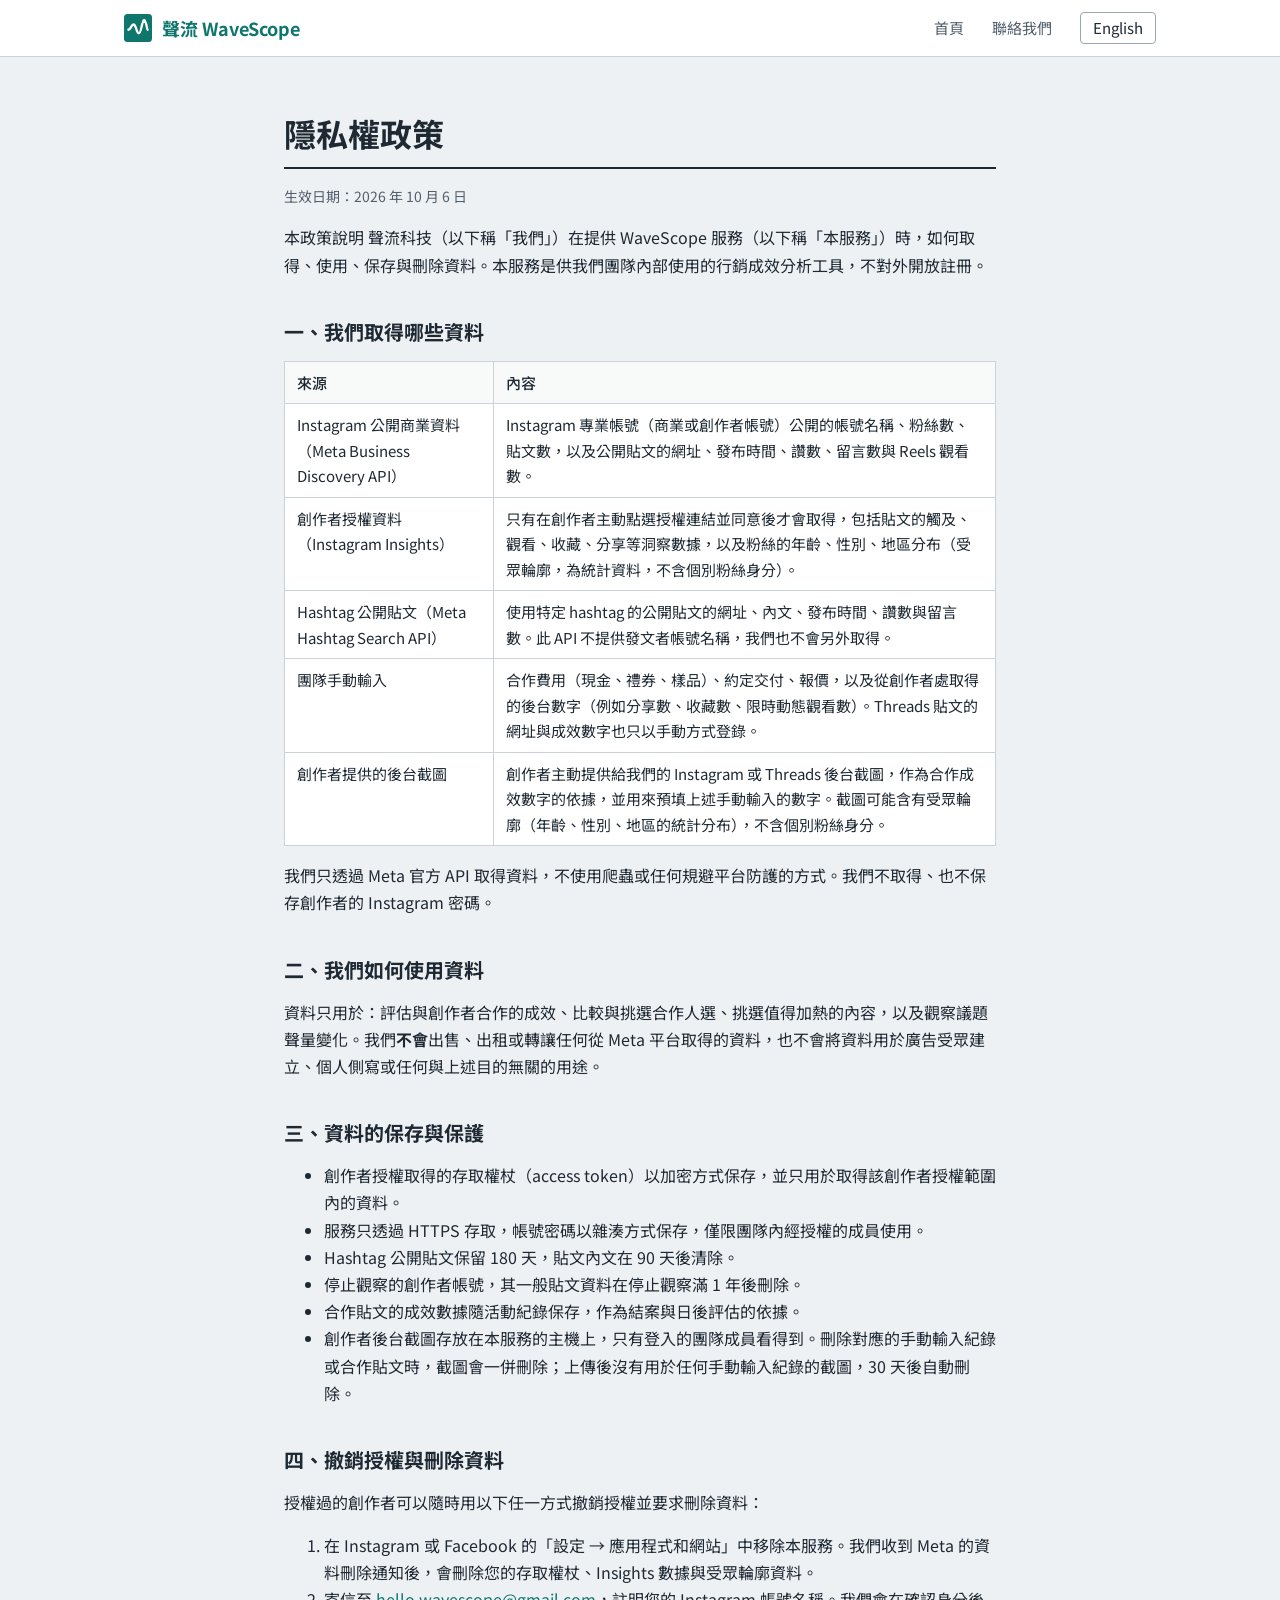
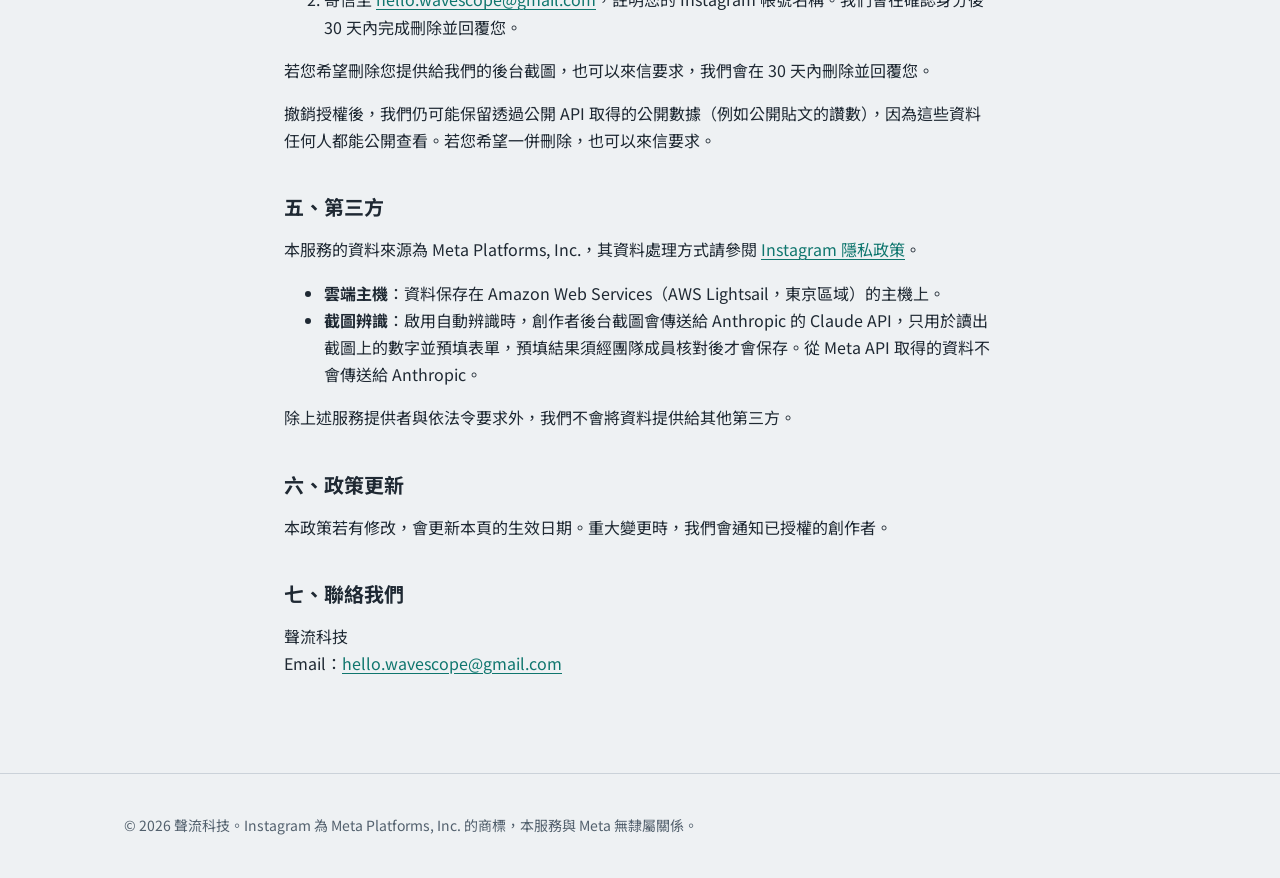
<file: privacy.html>
<!doctype html>
<html lang="zh-Hant-TW">
<head>
  <meta charset="utf-8">
  <meta name="viewport" content="width=device-width, initial-scale=1">
  <title>隱私權政策｜聲流 WaveScope</title>
  <link rel="alternate" hreflang="en" href="en/privacy.html">
  <link rel="icon" href="assets/logo.svg" type="image/svg+xml">
  <link rel="preconnect" href="https://fonts.googleapis.com">
  <link rel="preconnect" href="https://fonts.gstatic.com" crossorigin>
  <link href="https://fonts.googleapis.com/css2?family=Noto+Sans+TC:wght@400;500;700&display=swap" rel="stylesheet">
  <link rel="stylesheet" href="assets/style.css">
</head>
<body>
  <header class="site-header">
    <div class="wrap">
      <a class="brand" href="./">
        <img src="assets/logo.svg" alt="" width="28" height="28">
        聲流 WaveScope
      </a>
      <nav class="nav" aria-label="主選單">
        <a href="./">首頁</a>
        <a href="./#contact">聯絡我們</a>
        <a class="lang" href="en/privacy.html" hreflang="en" lang="en">English</a>
      </nav>
    </div>
  </header>

  <main class="legal">
    <div class="wrap">
      <h1>隱私權政策</h1>
      <p class="updated">生效日期：2026 年 10 月 6 日</p>

      <p>本政策說明 聲流科技（以下稱「我們」）在提供 WaveScope 服務（以下稱「本服務」）時，如何取得、使用、保存與刪除資料。本服務是供我們團隊內部使用的行銷成效分析工具，不對外開放註冊。</p>

      <h2>一、我們取得哪些資料</h2>
      <table>
        <thead><tr><th>來源</th><th>內容</th></tr></thead>
        <tbody>
          <tr>
            <td>Instagram 公開商業資料（Meta Business Discovery API）</td>
            <td>Instagram 專業帳號（商業或創作者帳號）公開的帳號名稱、粉絲數、貼文數，以及公開貼文的網址、發布時間、讚數、留言數與 Reels 觀看數。</td>
          </tr>
          <tr>
            <td>創作者授權資料（Instagram Insights）</td>
            <td>只有在創作者主動點選授權連結並同意後才會取得，包括貼文的觸及、觀看、收藏、分享等洞察數據，以及粉絲的年齡、性別、地區分布（受眾輪廓，為統計資料，不含個別粉絲身分）。</td>
          </tr>
          <tr>
            <td>Hashtag 公開貼文（Meta Hashtag Search API）</td>
            <td>使用特定 hashtag 的公開貼文的網址、內文、發布時間、讚數與留言數。此 API 不提供發文者帳號名稱，我們也不會另外取得。</td>
          </tr>
          <tr>
            <td>團隊手動輸入</td>
            <td>合作費用（現金、禮券、樣品）、約定交付、報價，以及從創作者處取得的後台數字（例如分享數、收藏數、限時動態觀看數）。Threads 貼文的網址與成效數字也只以手動方式登錄。</td>
          </tr>
          <tr>
            <td>創作者提供的後台截圖</td>
            <td>創作者主動提供給我們的 Instagram 或 Threads 後台截圖，作為合作成效數字的依據，並用來預填上述手動輸入的數字。截圖可能含有受眾輪廓（年齡、性別、地區的統計分布），不含個別粉絲身分。</td>
          </tr>
        </tbody>
      </table>
      <p>我們只透過 Meta 官方 API 取得資料，不使用爬蟲或任何規避平台防護的方式。我們不取得、也不保存創作者的 Instagram 密碼。</p>

      <h2>二、我們如何使用資料</h2>
      <p>資料只用於：評估與創作者合作的成效、比較與挑選合作人選、挑選值得加熱的內容，以及觀察議題聲量變化。我們<strong>不會</strong>出售、出租或轉讓任何從 Meta 平台取得的資料，也不會將資料用於廣告受眾建立、個人側寫或任何與上述目的無關的用途。</p>

      <h2>三、資料的保存與保護</h2>
      <ul>
        <li>創作者授權取得的存取權杖（access token）以加密方式保存，並只用於取得該創作者授權範圍內的資料。</li>
        <li>服務只透過 HTTPS 存取，帳號密碼以雜湊方式保存，僅限團隊內經授權的成員使用。</li>
        <li>Hashtag 公開貼文保留 180 天，貼文內文在 90 天後清除。</li>
        <li>停止觀察的創作者帳號，其一般貼文資料在停止觀察滿 1 年後刪除。</li>
        <li>合作貼文的成效數據隨活動紀錄保存，作為結案與日後評估的依據。</li>
        <li>創作者後台截圖存放在本服務的主機上，只有登入的團隊成員看得到。刪除對應的手動輸入紀錄或合作貼文時，截圖會一併刪除；上傳後沒有用於任何手動輸入紀錄的截圖，30 天後自動刪除。</li>
      </ul>

      <h2>四、撤銷授權與刪除資料</h2>
      <p>授權過的創作者可以隨時用以下任一方式撤銷授權並要求刪除資料：</p>
      <ol>
        <li>在 Instagram 或 Facebook 的「設定 → 應用程式和網站」中移除本服務。我們收到 Meta 的資料刪除通知後，會刪除您的存取權杖、Insights 數據與受眾輪廓資料。</li>
        <li>寄信至 <a href="mailto:hello.wavescope@gmail.com">hello.wavescope@gmail.com</a>，註明您的 Instagram 帳號名稱。我們會在確認身分後 30 天內完成刪除並回覆您。</li>
      </ol>
      <p>若您希望刪除您提供給我們的後台截圖，也可以來信要求，我們會在 30 天內刪除並回覆您。</p>
      <p>撤銷授權後，我們仍可能保留透過公開 API 取得的公開數據（例如公開貼文的讚數），因為這些資料任何人都能公開查看。若您希望一併刪除，也可以來信要求。</p>

      <h2>五、第三方</h2>
      <p>本服務的資料來源為 Meta Platforms, Inc.，其資料處理方式請參閱 <a href="https://privacycenter.instagram.com/policy" rel="noopener">Instagram 隱私政策</a>。</p>
      <ul>
        <li><strong>雲端主機</strong>：資料保存在 Amazon Web Services（AWS Lightsail，東京區域）的主機上。</li>
        <li><strong>截圖辨識</strong>：啟用自動辨識時，創作者後台截圖會傳送給 Anthropic 的 Claude API，只用於讀出截圖上的數字並預填表單，預填結果須經團隊成員核對後才會保存。從 Meta API 取得的資料不會傳送給 Anthropic。</li>
      </ul>
      <p>除上述服務提供者與依法令要求外，我們不會將資料提供給其他第三方。</p>

      <h2>六、政策更新</h2>
      <p>本政策若有修改，會更新本頁的生效日期。重大變更時，我們會通知已授權的創作者。</p>

      <h2>七、聯絡我們</h2>
      <p>聲流科技<br>Email：<a href="mailto:hello.wavescope@gmail.com">hello.wavescope@gmail.com</a></p>
    </div>
  </main>

  <footer class="site-footer">
    <div class="wrap">© 2026 聲流科技。Instagram 為 Meta Platforms, Inc. 的商標，本服務與 Meta 無隸屬關係。</div>
  </footer>
</body>
</html>
</file>
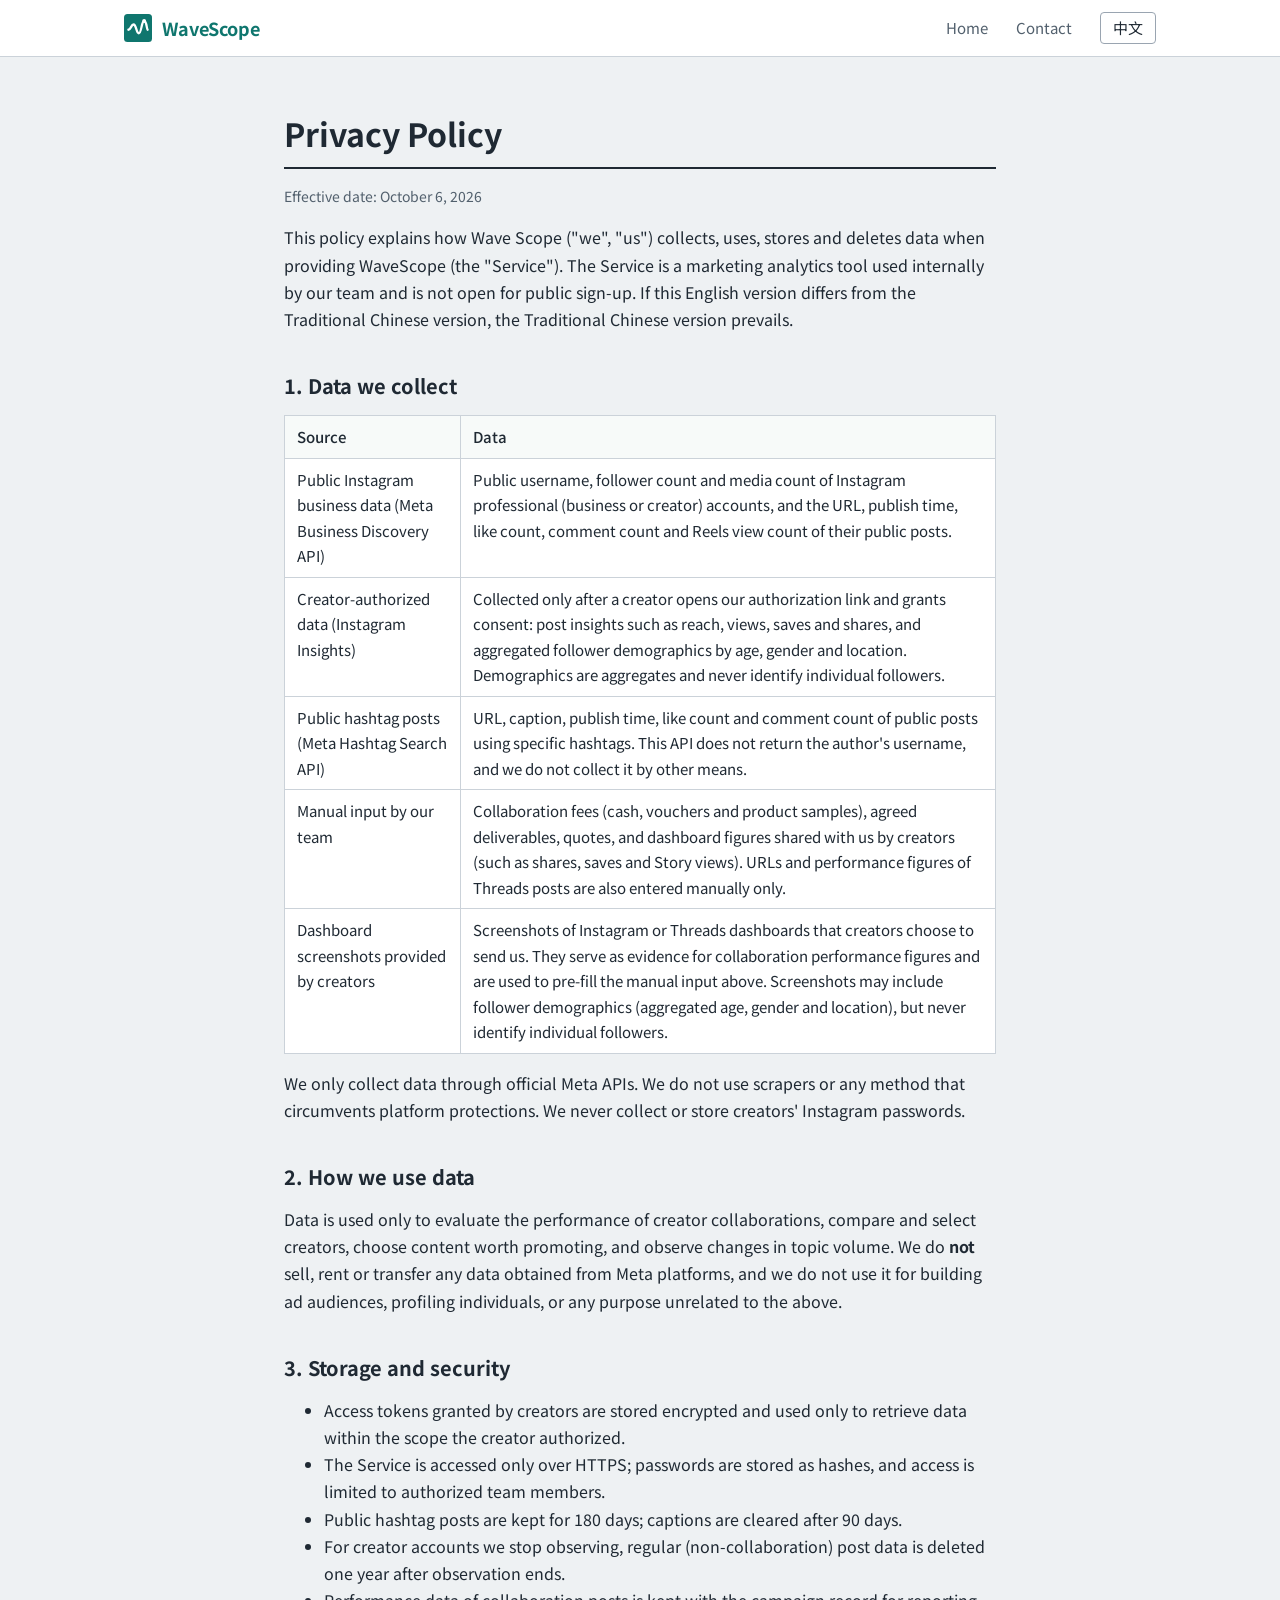
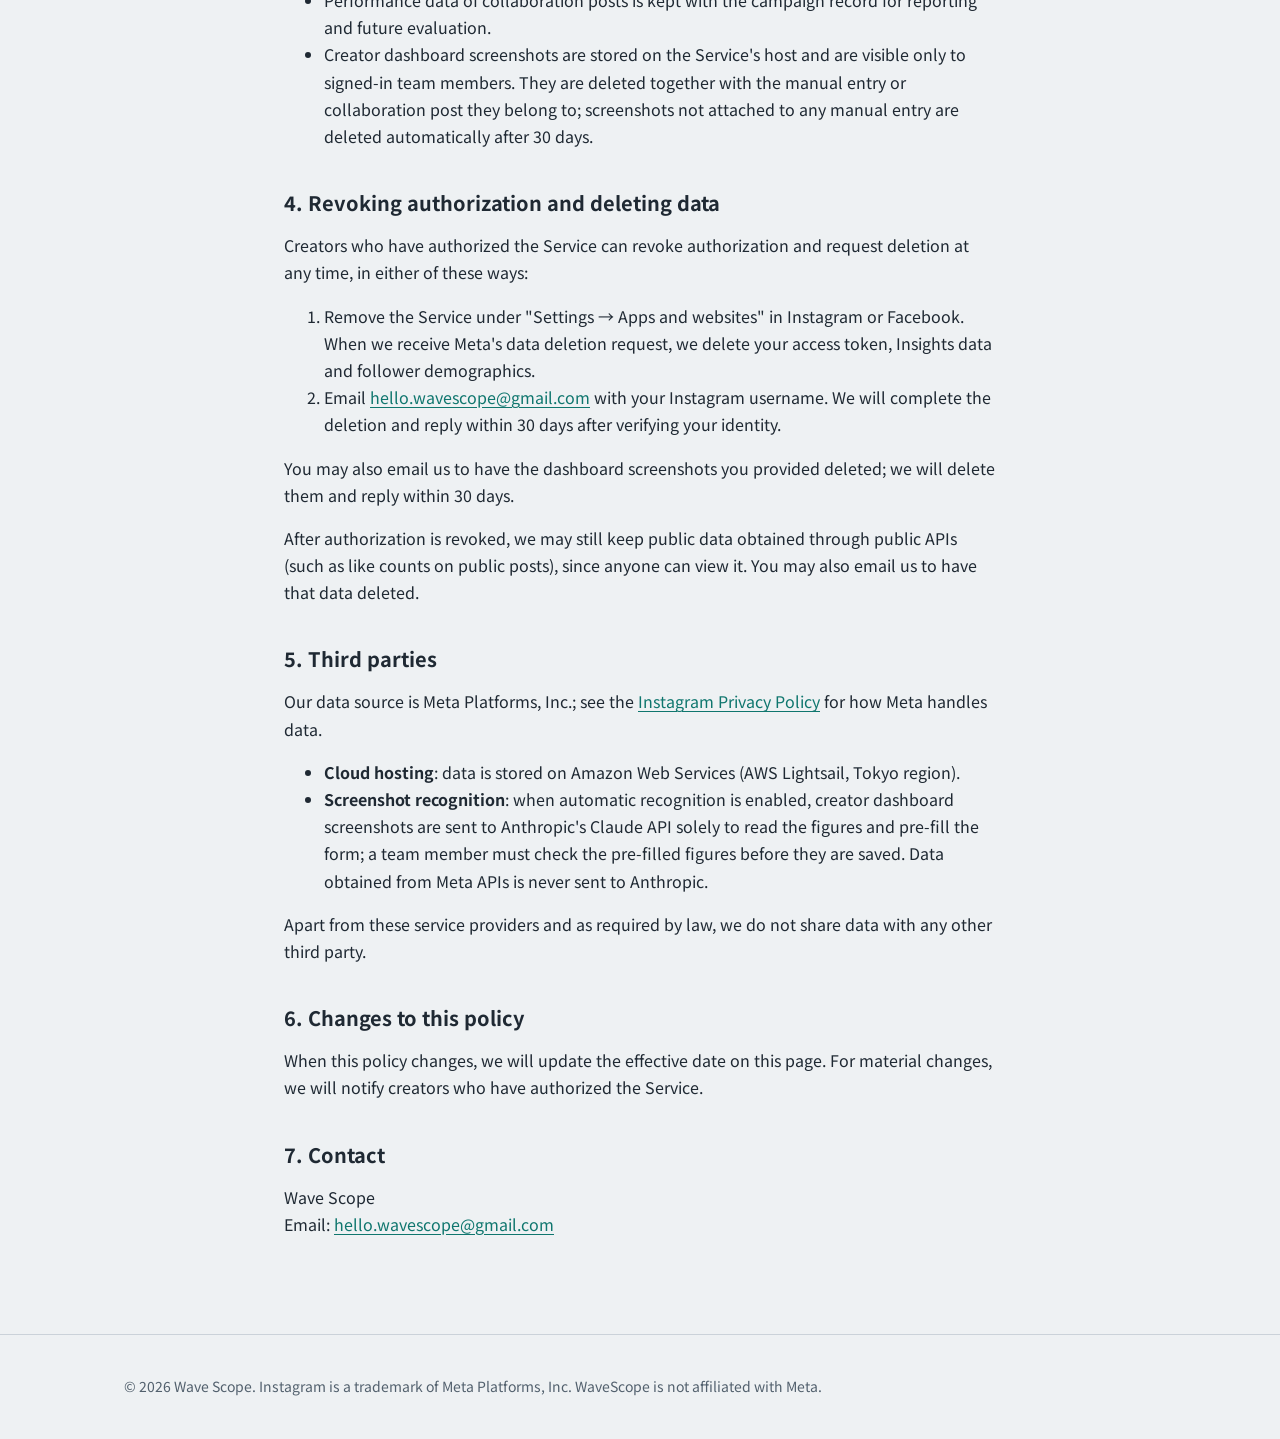
<file: en/privacy.html>
<!doctype html>
<html lang="en">
<head>
  <meta charset="utf-8">
  <meta name="viewport" content="width=device-width, initial-scale=1">
  <title>Privacy Policy | WaveScope</title>
  <link rel="alternate" hreflang="zh-Hant-TW" href="../privacy.html">
  <link rel="icon" href="../assets/logo.svg" type="image/svg+xml">
  <link rel="preconnect" href="https://fonts.googleapis.com">
  <link rel="preconnect" href="https://fonts.gstatic.com" crossorigin>
  <link href="https://fonts.googleapis.com/css2?family=Noto+Sans+TC:wght@400;500;700&display=swap" rel="stylesheet">
  <link rel="stylesheet" href="../assets/style.css">
</head>
<body>
  <header class="site-header">
    <div class="wrap">
      <a class="brand" href="./">
        <img src="../assets/logo.svg" alt="" width="28" height="28">
        WaveScope
      </a>
      <nav class="nav" aria-label="Main">
        <a href="./">Home</a>
        <a href="./#contact">Contact</a>
        <a class="lang" href="../privacy.html" hreflang="zh-Hant-TW" lang="zh-Hant-TW">中文</a>
      </nav>
    </div>
  </header>

  <main class="legal">
    <div class="wrap">
      <h1>Privacy Policy</h1>
      <p class="updated">Effective date: October 6, 2026</p>

      <p>This policy explains how Wave Scope ("we", "us") collects, uses, stores and deletes data when providing WaveScope (the "Service"). The Service is a marketing analytics tool used internally by our team and is not open for public sign-up. If this English version differs from the Traditional Chinese version, the Traditional Chinese version prevails.</p>

      <h2>1. Data we collect</h2>
      <table>
        <thead><tr><th>Source</th><th>Data</th></tr></thead>
        <tbody>
          <tr>
            <td>Public Instagram business data (Meta Business Discovery API)</td>
            <td>Public username, follower count and media count of Instagram professional (business or creator) accounts, and the URL, publish time, like count, comment count and Reels view count of their public posts.</td>
          </tr>
          <tr>
            <td>Creator-authorized data (Instagram Insights)</td>
            <td>Collected only after a creator opens our authorization link and grants consent: post insights such as reach, views, saves and shares, and aggregated follower demographics by age, gender and location. Demographics are aggregates and never identify individual followers.</td>
          </tr>
          <tr>
            <td>Public hashtag posts (Meta Hashtag Search API)</td>
            <td>URL, caption, publish time, like count and comment count of public posts using specific hashtags. This API does not return the author's username, and we do not collect it by other means.</td>
          </tr>
          <tr>
            <td>Manual input by our team</td>
            <td>Collaboration fees (cash, vouchers and product samples), agreed deliverables, quotes, and dashboard figures shared with us by creators (such as shares, saves and Story views). URLs and performance figures of Threads posts are also entered manually only.</td>
          </tr>
          <tr>
            <td>Dashboard screenshots provided by creators</td>
            <td>Screenshots of Instagram or Threads dashboards that creators choose to send us. They serve as evidence for collaboration performance figures and are used to pre-fill the manual input above. Screenshots may include follower demographics (aggregated age, gender and location), but never identify individual followers.</td>
          </tr>
        </tbody>
      </table>
      <p>We only collect data through official Meta APIs. We do not use scrapers or any method that circumvents platform protections. We never collect or store creators' Instagram passwords.</p>

      <h2>2. How we use data</h2>
      <p>Data is used only to evaluate the performance of creator collaborations, compare and select creators, choose content worth promoting, and observe changes in topic volume. We do <strong>not</strong> sell, rent or transfer any data obtained from Meta platforms, and we do not use it for building ad audiences, profiling individuals, or any purpose unrelated to the above.</p>

      <h2>3. Storage and security</h2>
      <ul>
        <li>Access tokens granted by creators are stored encrypted and used only to retrieve data within the scope the creator authorized.</li>
        <li>The Service is accessed only over HTTPS; passwords are stored as hashes, and access is limited to authorized team members.</li>
        <li>Public hashtag posts are kept for 180 days; captions are cleared after 90 days.</li>
        <li>For creator accounts we stop observing, regular (non-collaboration) post data is deleted one year after observation ends.</li>
        <li>Performance data of collaboration posts is kept with the campaign record for reporting and future evaluation.</li>
        <li>Creator dashboard screenshots are stored on the Service's host and are visible only to signed-in team members. They are deleted together with the manual entry or collaboration post they belong to; screenshots not attached to any manual entry are deleted automatically after 30 days.</li>
      </ul>

      <h2>4. Revoking authorization and deleting data</h2>
      <p>Creators who have authorized the Service can revoke authorization and request deletion at any time, in either of these ways:</p>
      <ol>
        <li>Remove the Service under "Settings → Apps and websites" in Instagram or Facebook. When we receive Meta's data deletion request, we delete your access token, Insights data and follower demographics.</li>
        <li>Email <a href="mailto:hello.wavescope@gmail.com">hello.wavescope@gmail.com</a> with your Instagram username. We will complete the deletion and reply within 30 days after verifying your identity.</li>
      </ol>
      <p>You may also email us to have the dashboard screenshots you provided deleted; we will delete them and reply within 30 days.</p>
      <p>After authorization is revoked, we may still keep public data obtained through public APIs (such as like counts on public posts), since anyone can view it. You may also email us to have that data deleted.</p>

      <h2>5. Third parties</h2>
      <p>Our data source is Meta Platforms, Inc.; see the <a href="https://privacycenter.instagram.com/policy" rel="noopener">Instagram Privacy Policy</a> for how Meta handles data.</p>
      <ul>
        <li><strong>Cloud hosting</strong>: data is stored on Amazon Web Services (AWS Lightsail, Tokyo region).</li>
        <li><strong>Screenshot recognition</strong>: when automatic recognition is enabled, creator dashboard screenshots are sent to Anthropic's Claude API solely to read the figures and pre-fill the form; a team member must check the pre-filled figures before they are saved. Data obtained from Meta APIs is never sent to Anthropic.</li>
      </ul>
      <p>Apart from these service providers and as required by law, we do not share data with any other third party.</p>

      <h2>6. Changes to this policy</h2>
      <p>When this policy changes, we will update the effective date on this page. For material changes, we will notify creators who have authorized the Service.</p>

      <h2>7. Contact</h2>
      <p>Wave Scope<br>Email: <a href="mailto:hello.wavescope@gmail.com">hello.wavescope@gmail.com</a></p>
    </div>
  </main>

  <footer class="site-footer">
    <div class="wrap">© 2026 Wave Scope. Instagram is a trademark of Meta Platforms, Inc. WaveScope is not affiliated with Meta.</div>
  </footer>
</body>
</html>
</file>
<file: assets/style.css>
/* 色彩與規則對齊產品的 DESIGN.md（方向 B・健康檢查報告）：
   單一墨綠品牌色、冷灰檯面上的白色直角報告單、不加陰影；琥珀／藍只用在 H／L 旗標。
   產品沒有深色模式，官網也固定為淺色。 */
:root {
  --report-teal: #0f766e;
  --report-teal-deep: #0b5a54;
  --teal-tint: #e6f4f1;
  --teal-band: #cdebe5;
  --ink: #1f2933;
  --ink-muted: #52606d;
  --ink-absent: #616e7c;
  --rule-strong: #9aa5b1;
  --rule: #cbd2d9;
  --hairline: #e4e7eb;
  --bench: #eef1f3;
  --sheet: #ffffff;
  --sheet-foot: #f7faf9;
  --flag-h-bg: #fef3c7;
  --flag-h-ink: #92400e;
  --flag-l-bg: #e0f2fe;
  --flag-l-ink: #075985;
  --on-teal: #ffffff;
  --max: 1080px;
  color-scheme: light;
  --font: "Noto Sans TC", "PingFang TC", "Microsoft JhengHei", system-ui, -apple-system, sans-serif;
}

* { box-sizing: border-box; }

html { scroll-behavior: smooth; }

body {
  margin: 0;
  background: var(--bench);
  color: var(--ink);
  font-family: var(--font);
  line-height: 1.7;
  font-variant-numeric: tabular-nums;
  -webkit-font-smoothing: antialiased;
}

::selection { background: var(--teal-band); color: var(--ink); }
a { color: var(--report-teal); text-underline-offset: 3px; }
a:hover { color: var(--report-teal-deep); }
:focus-visible { outline: 2px solid var(--report-teal); outline-offset: 2px; }

.wrap {
  max-width: var(--max);
  margin: 0 auto;
  padding: 0 24px;
}

/* Header */
.site-header {
  position: sticky;
  top: 0;
  z-index: 10;
  background: var(--sheet);
  border-bottom: 1px solid var(--rule);
}
.site-header .wrap {
  display: flex;
  align-items: center;
  justify-content: space-between;
  height: 56px;
  gap: 16px;
}
.brand {
  display: flex;
  align-items: center;
  gap: 10px;
  font-size: 18px;
  font-weight: 700;
  color: var(--report-teal);
  text-decoration: none;
}
.brand:hover { color: var(--report-teal); }
.nav {
  display: flex;
  align-items: center;
  gap: 28px;
  font-size: 15px;
}
.nav a { color: var(--ink-muted); text-decoration: none; }
.nav a:hover { color: var(--ink); }
.nav .lang {
  border: 1px solid var(--rule-strong);
  border-radius: 4px;
  padding: 2px 12px;
  color: var(--ink);
}

/* Hero */
.hero { padding: 72px 0 64px; }
.hero .wrap {
  display: grid;
  grid-template-columns: 1fr 1.05fr;
  gap: 48px;
  align-items: center;
}
.eyebrow {
  display: inline-block;
  font-size: 13px;
  font-weight: 500;
  color: var(--ink-muted);
  border-top: 2px solid var(--ink);
  padding-top: 8px;
  margin-bottom: 16px;
}
h1 {
  text-wrap: balance;
  font-size: clamp(30px, 4.2vw, 40px);
  line-height: 1.3;
  margin: 0 0 16px;
}
.lead {
  font-size: 17px;
  color: var(--ink-muted);
  margin: 0 0 28px;
  max-width: 34em;
}
.btn {
  display: inline-flex;
  align-items: center;
  height: 44px;
  background: var(--report-teal);
  color: var(--on-teal);
  font-size: 15px;
  font-weight: 500;
  text-decoration: none;
  padding: 0 22px;
  border-radius: 4px;
  border: 1px solid var(--report-teal);
}
.btn:hover { background: var(--report-teal-deep); border-color: var(--report-teal-deep); color: var(--on-teal); }
.btn.ghost {
  background: var(--sheet);
  color: var(--ink);
  border-color: var(--rule-strong);
  margin-left: 8px;
}
.btn.ghost:hover { border-color: var(--ink); color: var(--ink); }

/* Hero 趨勢示意圖：依 DESIGN.md 的 Trend Chart，墨灰為本次、墨綠為基準，線名直接標在圖上。 */
.trend {
  margin: 0;
  background: var(--sheet);
  border: 1px solid var(--rule);
  padding: 20px 20px 14px;
}
.trend .label { font-size: 13px; color: var(--ink-muted); margin-bottom: 8px; }
.trend svg { width: 100%; height: auto; display: block; }
.trend .grid line { stroke: var(--hairline); }
.trend .grid .baseline { stroke: var(--rule-strong); }
.trend .curve { stroke: var(--ink); }
.trend .base { stroke: var(--report-teal); stroke-dasharray: 5 4; }
.trend .node { fill: var(--sheet); stroke: var(--ink); stroke-width: 2; }
.trend .axis { fill: var(--ink-muted); font-size: 12px; }
.trend .tag { font-size: 12px; font-weight: 500; paint-order: stroke; stroke: var(--sheet); stroke-width: 3px; stroke-linejoin: round; }
.trend .tag.post { fill: var(--ink); }
.trend .tag.base { fill: var(--report-teal); }
.legend { font-size: 13px; color: var(--ink-muted); margin-top: 6px; }
.legend i.dot {
  display: inline-block;
  width: 9px;
  height: 9px;
  border: 2px solid var(--ink);
  border-radius: 50%;
  vertical-align: middle;
  margin-right: 6px;
}

/* 資料原則段的示意報告單：結構與產品的 sheet／table／flag 一致，數據為虛構示意。 */
.report {
  margin: 0;
  background: var(--sheet);
  border: 1px solid var(--rule);
  padding: 22px 24px 20px;
}
.report-head {
  border-bottom: 2px solid var(--ink);
  padding-bottom: 10px;
}
.report-head .title { font-size: 18px; font-weight: 700; line-height: 1.4; }
.report-head .sub { font-size: 13px; color: var(--ink-muted); line-height: 1.5; margin-top: 2px; }
.report table {
  width: 100%;
  border-collapse: collapse;
  font-size: 14px;
  line-height: 1.5;
}
.report th {
  font-size: 13px;
  font-weight: 500;
  color: var(--ink-muted);
  text-align: right;
  padding: 10px 8px 8px;
  border-bottom: 1px solid var(--rule-strong);
  white-space: nowrap;
}
.report td {
  padding: 10px 8px;
  border-bottom: 1px solid var(--hairline);
  text-align: right;
  vertical-align: top;
}
.report th:first-child, .report td:first-child { text-align: left; padding-left: 0; }
.report th:last-child, .report td:last-child { text-align: left; padding-right: 0; }
.report td:first-child { white-space: nowrap; }
.report td.val { font-weight: 700; }
.report .na { color: var(--ink-absent); font-weight: 400; }
.report .reason { color: var(--ink-absent); font-size: 13px; }
.flag {
  display: inline-block;
  font-size: 12px;
  font-weight: 700;
  line-height: 1.5;
  padding: 1px 6px;
  border-radius: 2px;
  margin-right: 6px;
}
.flag.h { background: var(--flag-h-bg); color: var(--flag-h-ink); }
.flag.l { background: var(--flag-l-bg); color: var(--flag-l-ink); }
.report figcaption {
  border-top: 1px dashed var(--rule-strong);
  margin-top: 14px;
  padding-top: 10px;
  font-size: 13px;
  line-height: 1.7;
  color: var(--ink-muted);
}

/* 「你會拿到什麼」：每份交付物上方是縮小的報告單（沿用 .report），下方寫給誰、何時、內容。 */
.deliverables { align-items: start; }
/* 三張縮小報告單的列數不同；用 subgrid 讓它們同高，下方標題才會對齊。 */
@supports (grid-template-rows: subgrid) {
  .grid-3.deliverables { grid-template-rows: auto auto; row-gap: 0; }
  .deliv { display: grid; grid-row: span 2; grid-template-rows: subgrid; }
  .deliv .report.mini { align-self: stretch; }
}
.deliv .report.mini { padding: 14px 14px 10px; margin-bottom: 16px; }
.report.mini .report-head { padding-bottom: 6px; }
.report.mini .report-head .title { font-size: 14px; }
.report.mini .report-head .sub { font-size: 12px; }
.report.mini table { font-size: 13px; }
.report.mini th { font-size: 12px; padding: 6px 4px 4px; }
.report.mini td { padding: 6px 4px; white-space: nowrap; }
.report.mini .reason { font-size: 12px; }
.report.mini .flag { margin-right: 4px; }
.deliv .num { font-size: 13px; font-weight: 700; color: var(--report-teal); display: block; margin-bottom: 4px; }
.deliv h3 { font-size: 18px; margin: 0 0 8px; display: flex; align-items: center; gap: 8px; flex-wrap: wrap; }
.deliv .state { font-size: 12px; font-weight: 500; padding: 0 6px; border-radius: 2px; border: 1px solid var(--report-teal); color: var(--report-teal); }
.deliv .state.planned { border-color: var(--rule-strong); color: var(--ink-muted); }
.deliv dl { margin: 0; border-top: 2px solid var(--ink); font-size: 14px; line-height: 1.6; }
.deliv dl div { display: grid; grid-template-columns: 5.5em 1fr; gap: 8px; padding: 8px 0; border-bottom: 1px solid var(--hairline); }
.deliv dt { color: var(--ink-muted); }
.deliv dd { margin: 0; }
:lang(en) .deliv dl div { grid-template-columns: 5em 1fr; }

/* 合作貼文生命週期示範（assets/demo.js 產生內容）。沿用報告單的白底直角、細線與 H／L 旗標。 */
.demo {
  background: var(--sheet);
  border: 1px solid var(--rule);
  padding: 20px 24px 16px;
  min-height: 520px;
}
.demo-tabs { display: flex; flex-wrap: wrap; gap: 8px; margin-bottom: 16px; }
.demo-tab {
  font: inherit;
  font-size: 14px;
  padding: 6px 14px;
  border: 1px solid var(--rule-strong);
  border-radius: 4px;
  background: var(--sheet);
  color: var(--ink-muted);
  cursor: pointer;
}
.demo-tab:hover { border-color: var(--ink); color: var(--ink); }
.demo-tab[aria-pressed="true"] { border-color: var(--report-teal); background: var(--teal-tint); color: var(--ink); font-weight: 500; }
.demo-tag { margin-left: 8px; font-size: 12px; font-weight: 500; padding: 0 6px; border: 1px solid var(--rule-strong); border-radius: 2px; color: var(--ink-muted); }
.demo-top {
  display: flex;
  justify-content: space-between;
  align-items: center;
  gap: 16px;
  flex-wrap: wrap;
  border-bottom: 2px solid var(--ink);
  padding-bottom: 14px;
}
.demo-rail { display: flex; flex-wrap: wrap; gap: 6px 20px; list-style: none; margin: 0; padding: 0; font-size: 14px; color: var(--ink-absent); }
.demo-rail li { display: flex; align-items: center; gap: 8px; }
.demo-rail-num {
  width: 22px;
  height: 22px;
  display: grid;
  place-items: center;
  border: 1px solid var(--rule-strong);
  border-radius: 50%;
  font-size: 12px;
  font-weight: 700;
}
.demo-rail li.is-done { color: var(--ink); }
.demo-rail li.is-done .demo-rail-num { border-color: var(--report-teal); color: var(--report-teal); }
.demo-rail li.is-on { color: var(--ink); font-weight: 700; }
.demo-rail li.is-on .demo-rail-num { background: var(--report-teal); border-color: var(--report-teal); color: var(--on-teal); }
.demo-controls { display: flex; gap: 8px; }
.demo-controls .btn { height: 36px; padding: 0 16px; font-size: 14px; font-family: inherit; cursor: pointer; margin: 0; }
.demo-controls .btn[hidden] { display: none; }
.demo-status { display: flex; gap: 14px; align-items: baseline; padding: 12px 0 16px; font-size: 14px; color: var(--ink-muted); min-height: 4.6em; }
.demo-day { flex: none; font-weight: 700; color: var(--report-teal); white-space: nowrap; }
.demo-grid { display: grid; grid-template-columns: minmax(0, 1fr) minmax(0, 1.15fr); gap: 16px; }
.demo-col { display: flex; flex-direction: column; gap: 16px; min-width: 0; }
.demo-panel { border: 1px solid var(--hairline); padding: 12px 14px; font-size: 14px; line-height: 1.6; }
.demo-panel[hidden] { display: none; }
.demo-ph { font-size: 13px; font-weight: 500; color: var(--ink-muted); margin-bottom: 8px; }
.demo-panel dl { margin: 0; }
.demo-panel dl div { display: flex; justify-content: space-between; gap: 12px; padding: 3px 0; border-bottom: 1px solid var(--hairline); }
.demo-panel dt { color: var(--ink-muted); }
.demo-panel dd { margin: 0; text-align: right; font-weight: 500; }
.demo-url { min-height: 1.6em; padding: 4px 8px; background: var(--bench); font-size: 13px; word-break: break-all; margin-bottom: 6px; }
.demo-parsing, .demo-shot-state { font-size: 13px; color: var(--ink-muted); }
.demo-delivered { margin-top: 8px; font-size: 13px; font-weight: 700; color: var(--report-teal); }
.demo-shot { border-color: var(--report-teal); background: var(--sheet-foot); }
.demo-file { font-size: 13px; padding: 4px 8px; border: 1px dashed var(--rule-strong); margin-bottom: 8px; }
.demo-shot dl div.is-prefill dd { background: var(--teal-tint); padding: 0 6px; }
.demo-shot dl div.is-checked dd::after { content: " ✓"; color: var(--report-teal); }
.demo-shot-state { margin-top: 8px; font-weight: 500; color: var(--report-teal); }
.demo-log ul { list-style: none; margin: 0; padding: 0; max-height: 168px; overflow-y: auto; font-size: 13px; }
.demo-log li { padding: 3px 0; border-bottom: 1px solid var(--hairline); }
.demo-log li.is-note { color: var(--flag-l-ink); }
.demo-log li.is-na { color: var(--ink-absent); }
.demo-log li.is-saved { color: var(--report-teal); font-weight: 500; }
.demo-legend { display: flex; gap: 16px; font-size: 12px; color: var(--ink-muted); margin: -4px 0 4px; }
.demo-legend span::before { content: ""; display: inline-block; width: 18px; vertical-align: middle; margin-right: 6px; border-top: 2px solid var(--ink); }
.demo-legend .is-base::before { border-top: 2px dashed var(--report-teal); }
.demo-chart svg { width: 100%; height: auto; display: block; }
.demo-chart .grid { stroke: var(--hairline); }
.demo-chart .grid.zero { stroke: var(--rule-strong); }
.demo-chart .axis { fill: var(--ink-muted); font-size: 11px; }
.demo-chart .curve { stroke: var(--ink); stroke-width: 2.5; stroke-linecap: round; stroke-linejoin: round; }
.demo-chart .base { stroke: var(--report-teal); stroke-width: 2; stroke-dasharray: 5 4; }
.demo-chart .node { fill: var(--sheet); stroke: var(--ink); stroke-width: 2; }
.demo-panel table { width: 100%; border-collapse: collapse; font-size: 13px; }
.demo-panel th { font-weight: 500; color: var(--ink-muted); text-align: right; padding: 4px 6px 6px; border-bottom: 1px solid var(--rule-strong); white-space: nowrap; }
.demo-panel td { text-align: right; padding: 6px; border-bottom: 1px solid var(--hairline); white-space: nowrap; }
.demo-panel th:first-child, .demo-panel td:first-child { text-align: left; padding-left: 0; }
.demo-panel th:last-child, .demo-panel td:last-child { text-align: left; padding-right: 0; }
.demo-panel td.val { font-weight: 700; }
.demo-panel td.wait { color: var(--ink-absent); text-align: left; }
.demo-panel td.na, .demo-panel td.reason { color: var(--ink-absent); }
.demo-panel td.reason { text-align: left; white-space: normal; }
.demo-posts tr.is-pick td:first-child { font-weight: 700; }
.demo-basis { margin-top: 8px; font-size: 13px; font-weight: 500; color: var(--report-teal); min-height: 1.6em; }
.demo-quote { display: flex; align-items: center; justify-content: space-between; gap: 12px; margin-bottom: 8px; color: var(--ink-muted); }
.demo-quote .demo-input { flex: 0 0 9em; margin: 0; text-align: right; color: var(--ink); font-weight: 500; }
.demo-ref { margin: 8px 0 0; font-size: 13px; color: var(--ink-muted); }
.demo-panel dt { flex: none; white-space: nowrap; }
.demo-scope dl div { display: grid; grid-template-columns: auto 1fr; gap: 12px; }
.demo-scope dd { text-align: left; }
.demo-panel dl div.is-na dd { color: var(--ink-absent); font-weight: 400; }
.demo-alert p { margin: 0; }
.demo-alert-hint { margin-top: 6px !important; font-size: 13px; color: var(--ink-muted); }
.demo-chart .mark { stroke: var(--report-teal); stroke-width: 2; }
.demo-chart .node.alert { fill: var(--ink); }
.demo-legend .is-mark::before { width: 0; height: 10px; border-top: 0; border-left: 2px solid var(--report-teal); }
.demo-summary[hidden] { display: none; }
.demo-summary .btn { height: 36px; padding: 0 14px; font-size: 14px; font-family: inherit; cursor: pointer; margin: 10px 0 0; }
.demo-boost ul { list-style: none; margin: 0; padding: 0; }
.demo-boost li { padding: 4px 0; border-bottom: 1px solid var(--hairline); }
.demo-boost li.is-na { color: var(--ink-absent); border-bottom: 0; }
.demo-close { margin-top: 16px; border-top: 2px solid var(--ink); padding-top: 12px; }
.demo-close[hidden] { display: none; }
.demo-close-title { font-weight: 700; margin-bottom: 6px; }
.demo-close dl { display: grid; grid-template-columns: repeat(4, minmax(0, 1fr)); gap: 0 16px; margin: 0; }
.demo-close dl div { padding: 4px 0; }
.demo-close dt { font-size: 13px; color: var(--ink-muted); }
.demo-close dd { margin: 0; font-weight: 700; }
.demo-close-acts { display: flex; gap: 8px; margin-top: 10px; }
.demo-fake-btn { font-size: 13px; border: 1px solid var(--rule-strong); border-radius: 4px; padding: 2px 12px; color: var(--ink-muted); }
.demo-note { margin: 12px 0 0; font-size: 13px; color: var(--ink-absent); }
/* 示範底部：說明文字＋這個情境的聯絡入口 */
.demo-foot { display: flex; justify-content: space-between; align-items: baseline; gap: 8px 24px; flex-wrap: wrap; margin-top: 12px; }
.demo-foot .demo-note { margin: 0; }
.demo-cta { font-size: 14px; font-weight: 500; }
/* 結案摘要的成本口徑切換 */
.demo-seg { display: flex; align-items: center; flex-wrap: wrap; gap: 6px; margin: 4px 0 8px; font-size: 13px; }
.demo-seg-label { color: var(--ink-muted); margin-right: 4px; }
.demo-seg-btn { font: inherit; font-size: 13px; padding: 2px 10px; border: 1px solid var(--rule-strong); border-radius: 4px; background: var(--sheet); color: var(--ink-muted); cursor: pointer; }
.demo-seg-btn[aria-pressed="true"] { border-color: var(--report-teal); background: var(--teal-tint); color: var(--ink); font-weight: 500; }
.demo-close dl { grid-template-columns: repeat(auto-fit, minmax(150px, 1fr)); }
/* 選人的報價輸入框 */
.demo-quote .demo-input { display: flex; align-items: center; gap: 2px; }
.demo-quote input { width: 100%; min-width: 0; border: 0; background: transparent; font: inherit; color: inherit; text-align: right; padding: 0; }
.demo-quote input:disabled { color: inherit; opacity: 1; }
.demo-quote input:not(:disabled) { border-bottom: 1px solid var(--report-teal); }
.demo-try { font-size: 12px; color: var(--report-teal); text-align: right; margin: -4px 0 6px; }
.demo-try[hidden] { display: none; }
/* 公平比較：圖和表左右各半 */
.demo-grid-wide { grid-template-columns: minmax(0, 1.2fr) minmax(0, 1fr); align-items: start; }
.demo-chart .node-line { stroke: var(--rule-strong); stroke-dasharray: 3 3; }
.demo-chart .tag { font-size: 12px; font-weight: 700; fill: var(--ink); paint-order: stroke; stroke: var(--sheet); stroke-width: 3px; }
/* 議題聲量：長條、活動期間底色 */
.demo-chart .band { fill: var(--teal-tint); }
.demo-chart .bar { fill: var(--rule-strong); }
.demo-chart .bar.alert { fill: var(--ink); }
.demo-legend .is-band::before { height: 10px; border-top: 0; background: var(--teal-tint); border: 1px solid var(--teal-band); }

@keyframes demo-in { from { background: var(--teal-band); } to { background: transparent; } }
.demo.is-playing .demo-log li:last-child,
.demo.is-playing tr.is-new td,
.demo.is-playing li.is-new { animation: demo-in 1.2s ease-out; }
@media (prefers-reduced-motion: reduce) {
  .demo.is-playing .demo-log li:last-child,
  .demo.is-playing tr.is-new td,
  .demo.is-playing li.is-new { animation: none; }
}

/* Sections */
section { padding: 72px 0; }
section.alt {
  background: var(--sheet);
  border-top: 1px solid var(--rule);
  border-bottom: 1px solid var(--rule);
}
h2 {
  font-size: clamp(22px, 3vw, 28px);
  margin: 0 0 8px;
  line-height: 1.3;
}
.section-lead {
  color: var(--ink-muted);
  margin: 0 0 32px;
  max-width: 40em;
}

.grid-3 {
  display: grid;
  grid-template-columns: repeat(3, 1fr);
  gap: 24px;
}
.grid-2 {
  display: grid;
  grid-template-columns: repeat(2, 1fr);
  gap: 0 32px;
}
.card {
  border-top: 2px solid var(--ink);
  padding: 14px 0 20px;
}
.card h3 {
  font-size: 18px;
  margin: 0 0 6px;
}
.card p { margin: 0; color: var(--ink-muted); font-size: 15px; }
.card .num {
  font-size: 13px;
  font-weight: 700;
  color: var(--report-teal);
  margin-bottom: 4px;
  display: block;
}

.principles-layout {
  display: grid;
  grid-template-columns: 1fr minmax(0, 1fr);
  gap: 48px;
  align-items: start;
}
.principles { list-style: none; padding: 0; margin: 0; border-top: 2px solid var(--ink); }
.principles li {
  display: grid;
  grid-template-columns: 32px 1fr;
  gap: 16px;
  align-items: start;
  padding: 20px 0;
  border-bottom: 1px solid var(--hairline);
}
.principles .icon {
  width: 32px;
  height: 32px;
  border-radius: 4px;
  border: 1px solid var(--report-teal);
  color: var(--report-teal);
  display: grid;
  place-items: center;
  font-weight: 700;
}
.principles h3 { margin: 0 0 4px; font-size: 18px; }
.principles p { margin: 0; color: var(--ink-muted); }

.status {
  display: flex;
  list-style: none;
  padding: 0;
  margin: 0;
}
.status li {
  flex: 1;
  padding: 14px 16px 0 0;
  border-top: 2px solid var(--hairline);
  font-size: 15px;
  color: var(--ink-absent);
}
.status li.done { border-top-color: var(--rule-strong); color: var(--ink); }
.status li.now { border-top: 3px solid var(--report-teal); color: var(--ink); }
.status li strong { display: block; margin-bottom: 4px; }
.status li span { color: var(--ink-muted); font-size: 14px; }
.status li em {
  display: block;
  font-style: normal;
  font-size: 13px;
  font-weight: 500;
  margin-bottom: 2px;
}
.status li.now em { color: var(--report-teal); }

.contact {
  text-align: center;
}
.contact .section-lead { margin-left: auto; margin-right: auto; }
.contact .email {
  display: inline-block;
  font-size: clamp(18px, 3vw, 22px);
  font-weight: 700;
  margin-top: 16px;
  word-break: break-all;
}

/* Footer */
.site-footer {
  border-top: 1px solid var(--rule);
  padding: 40px 0;
  font-size: 14px;
  color: var(--ink-muted);
}
.site-footer .wrap {
  display: flex;
  justify-content: space-between;
  gap: 24px;
  flex-wrap: wrap;
}
.site-footer dl { margin: 0; display: grid; grid-template-columns: auto 1fr; gap: 2px 16px; }
.site-footer dt { font-weight: 500; color: var(--ink); }
.site-footer dd { margin: 0; }
.site-footer nav { display: flex; gap: 16px; align-items: flex-start; }

/* Legal pages */
.legal { padding: 56px 0 80px; }
.legal .wrap { max-width: 760px; }
.legal h1 { font-size: clamp(26px, 3.6vw, 32px); border-bottom: 2px solid var(--ink); padding-bottom: 12px; }
.legal h2 { font-size: 20px; margin-top: 40px; }
.legal .updated { color: var(--ink-muted); font-size: 14px; }
.legal table { border-collapse: collapse; width: 100%; font-size: 15px; margin: 16px 0; background: var(--sheet); }
.legal th, .legal td { border: 1px solid var(--rule); padding: 8px 12px; text-align: left; vertical-align: top; }
.legal th { background: var(--sheet-foot); font-weight: 500; }

@media (max-width: 860px) {
  .hero { padding: 40px 0 40px; }
  .hero .wrap { grid-template-columns: minmax(0, 1fr); gap: 32px; }
  .grid-3, .grid-2, .principles-layout { grid-template-columns: minmax(0, 1fr); }
  .principles-layout { gap: 32px; }
  .status { flex-direction: column; }
  .demo { padding: 16px; }
  .deliv + .deliv { margin-top: 32px; }
  /* 分頁在窄螢幕排成一列、橫向捲動；左右延伸到示範框的邊緣，露出半個分頁提示還能往右滑。 */
  .demo-tabs {
    position: relative;
    flex-wrap: nowrap;
    overflow-x: auto;
    margin: 0 -16px 16px;
    padding: 0 16px 2px;
    scrollbar-width: none;
    -webkit-overflow-scrolling: touch;
  }
  .demo-tabs::-webkit-scrollbar { display: none; }
  .demo-tab { flex: none; white-space: nowrap; }
  .demo-grid { grid-template-columns: minmax(0, 1fr); }
  .demo-close dl { grid-template-columns: repeat(2, minmax(0, 1fr)); }
  .demo-status { flex-direction: column; gap: 2px; min-height: 6.4em; }
  .status li { padding: 12px 0 12px 16px; border-top: 0; border-left: 2px solid var(--hairline); }
  .status li.done { border-left-color: var(--rule-strong); }
  .status li.now { border-top: 0; border-left: 2px solid var(--report-teal); }
  .nav a:not(.lang) { display: none; }
  section { padding: 56px 0; }
  .wrap { padding: 0 16px; }
  .btn.ghost { margin-left: 0; margin-top: 8px; }
}

@media (max-width: 480px) {
  .report { padding: 18px 16px 16px; }
  .report table { font-size: 13px; }
  .report th, .report td { padding-left: 4px; padding-right: 4px; }
  .report .col-base { display: none; }
  .report .flag-text { display: none; }
  .demo { padding: 14px 12px; }
  .demo-tabs { margin-left: -12px; margin-right: -12px; padding-left: 12px; padding-right: 12px; }
  .demo-panel { padding: 10px; }
  .demo-panel .flag-text { display: none; }
  .demo-panel th, .demo-panel td { padding-left: 3px; padding-right: 3px; }
  .demo-panel td:last-child { white-space: normal; }
}
</file>
